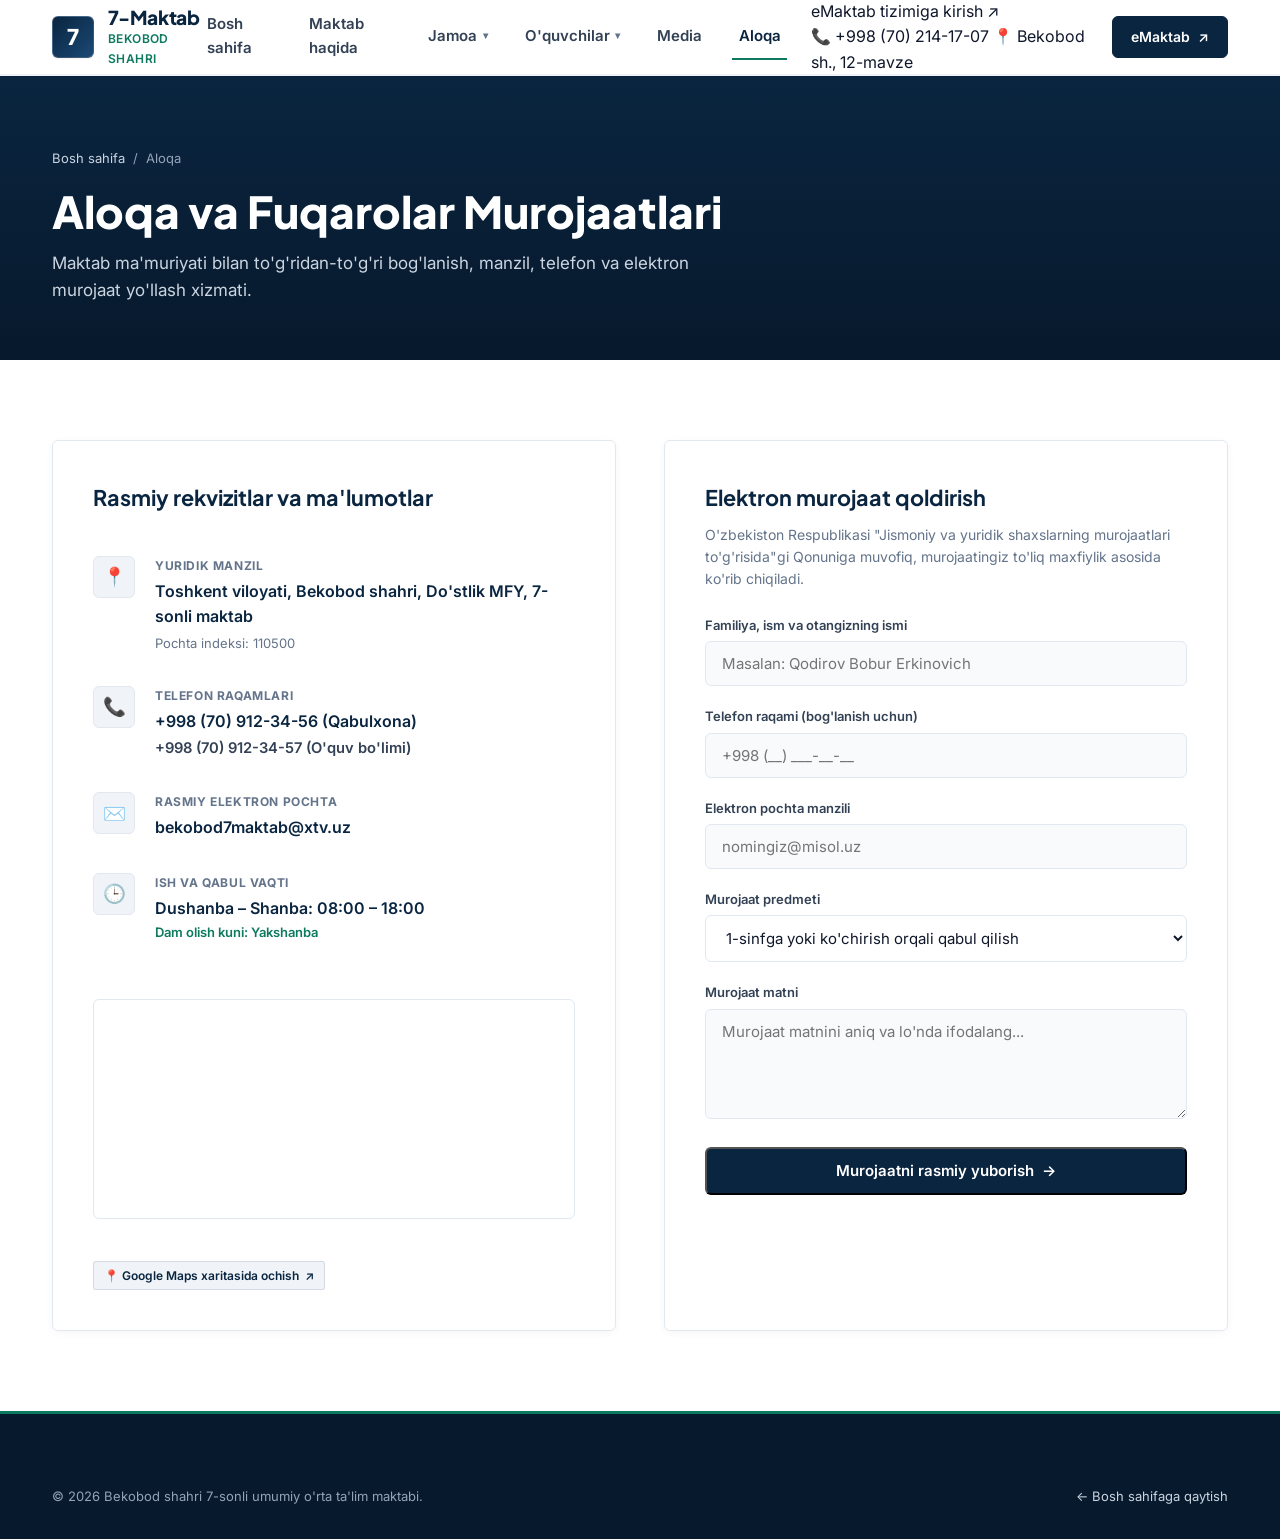
<file: aloqa.html>
<!DOCTYPE html>
<html lang="uz">
<head>
  <meta charset="UTF-8">
  <meta name="viewport" content="width=device-width, initial-scale=1.0">
  <meta name="description" content="Bekobod shahri 7-sonli umumiy o'rta ta'lim maktabi aloqa ma'lumotlari, fuqarolar qabuli, ishonch telefoni va elektron murojaat yo'llash.">
  <title>Aloqa va Fuqarolar Qabuli | 7-Maktab Bekobod Rasmiy Portali</title>

  <link rel="icon" href="data:image/svg+xml,<svg xmlns=%22http://www.w3.org/2000/svg%22 viewBox=%220 0 100 100%22><text y=%22.9em%22 font-size=%2290%22>🏛️</text></svg>">
  <link rel="preconnect" href="https://fonts.googleapis.com">
  <link rel="preconnect" href="https://fonts.gstatic.com" crossorigin>
  <link href="https://fonts.googleapis.com/css2?family=Inter:wght@400;500;600;700;800&family=Plus+Jakarta+Sans:wght@600;700;800&display=swap" rel="stylesheet">
  <link rel="stylesheet" href="css/style.css">
  <link rel="stylesheet" href="css/responsive.css">
</head>
<body>

  <!-- Header -->
  <header class="site-header" id="header">
    <div class="site-container header-inner">
      <a href="index.html" class="brand-box" aria-label="Bosh sahifa">
        <div class="school-logo-badge">7</div>
        <div class="brand-text">
          <span class="brand-main">7-Maktab</span>
          <span class="brand-sub">Bekobod shahri</span>
        </div>
      </a>

      <nav class="nav-menu" id="navMenu">
        <div class="nav-item">
          <a href="index.html" class="nav-link">Bosh sahifa</a>
        </div>
        <div class="nav-item">
          <a href="haqida.html" class="nav-link">Maktab haqida</a>
        </div>
        <div class="nav-item dropdown">
          <a href="rahbariyat.html" class="nav-link has-dropdown">
            <span>Jamoa</span>
            <span class="nav-chevron">&#9662;</span>
          </a>
          <div class="nav-dropdown">
            <a href="rahbariyat.html" class="dropdown-link">
              <span>Rahbariyat</span>
              <span>&rarr;</span>
            </a>
            <a href="oqituvchilar.html" class="dropdown-link">
              <span>O'qituvchilar</span>
              <span>&rarr;</span>
            </a>
          </div>
        </div>
        <div class="nav-item dropdown">
          <a href="oquvchilar.html" class="nav-link has-dropdown">
            <span>O'quvchilar</span>
            <span class="nav-chevron">&#9662;</span>
          </a>
          <div class="nav-dropdown">
            <a href="oquvchilar.html" class="dropdown-link">
              <span>Iqtidorli o'quvchilar</span>
              <span>&rarr;</span>
            </a>
            <a href="oquvchilar.html#yutuqlar" class="dropdown-link">
              <span>Yutuqlar</span>
              <span>&rarr;</span>
            </a>
            <a href="oquvchilar.html#tadbirlar" class="dropdown-link">
              <span>Tadbirlar</span>
              <span>&rarr;</span>
            </a>
          </div>
        </div>
        <div class="nav-item">
          <a href="galereya.html" class="nav-link">Media</a>
        </div>
        <div class="nav-item">
          <a href="aloqa.html" class="nav-link active">Aloqa</a>
        </div>
      </nav>

      <div class="header-actions">
        <a href="https://emaktab.uz" target="_blank" rel="noopener noreferrer" class="btn-emaktab-gov">
          <span>eMaktab</span>
          <span>&#8599;</span>
        </a>
        <button class="mobile-toggle" id="mobileBurger" aria-label="Menyu" aria-expanded="false">
          <span></span><span></span><span></span>
        </button>
      </div>
    </div>
  </header>

  <main>
    <section class="page-banner">
      <div class="site-container">
        <div class="page-breadcrumb">
          <a href="index.html">Bosh sahifa</a>
          <span>/</span>
          <span>Aloqa</span>
        </div>
        <h1 class="page-title">Aloqa va Fuqarolar Murojaatlari</h1>
        <p class="page-subtitle">Maktab ma'muriyati bilan to'g'ridan-to'g'ri bog'lanish, manzil, telefon va elektron murojaat yo'llash xizmati.</p>
      </div>
    </section>

    <section class="site-section">
      <div class="site-container">
        <div class="contact-grid">
          <!-- Info -->
          <div class="contact-info-card">
            <h2 style="font-family: var(--font-heading); font-size: 1.35rem; color: var(--color-gov-blue); margin-bottom: 0.5rem;">
              Rasmiy rekvizitlar va ma'lumotlar
            </h2>

            <div class="contact-entry">
              <div class="contact-entry-icon">📍</div>
              <div>
                <div class="contact-entry-label">Yuridik manzil</div>
                <div class="contact-entry-val">Toshkent viloyati, Bekobod shahri, Do'stlik MFY, 7-sonli maktab</div>
                <div style="font-size: 0.8125rem; color: var(--color-text-muted); margin-top: 0.2rem;">Pochta indeksi: 110500</div>
              </div>
            </div>

            <div class="contact-entry">
              <div class="contact-entry-icon">📞</div>
              <div>
                <div class="contact-entry-label">Telefon raqamlari</div>
                <div class="contact-entry-val">
                  <a href="tel:+998709123456">+998 (70) 912-34-56 (Qabulxona)</a><br>
                  <a href="tel:+998709123457" style="font-size: 0.92rem; color: var(--color-text-secondary);">+998 (70) 912-34-57 (O'quv bo'limi)</a>
                </div>
              </div>
            </div>

            <div class="contact-entry">
              <div class="contact-entry-icon">✉️</div>
              <div>
                <div class="contact-entry-label">Rasmiy elektron pochta</div>
                <div class="contact-entry-val">
                  <a href="mailto:bekobod7maktab@xtv.uz">bekobod7maktab@xtv.uz</a>
                </div>
              </div>
            </div>

            <div class="contact-entry">
              <div class="contact-entry-icon">🕒</div>
              <div>
                <div class="contact-entry-label">Ish va qabul vaqti</div>
                <div class="contact-entry-val">Dushanba – Shanba: 08:00 – 18:00</div>
                <div style="font-size: 0.8125rem; color: var(--color-gov-green); font-weight: 600;">Dam olish kuni: Yakshanba</div>
              </div>
            </div>

            <div class="gov-map-box">
              <iframe 
                title="Bekobod 7-maktab xaritadagi aniq joylashuvi"
                src="https://www.google.com/maps/embed?pb=!1m18!1m12!1m3!1d944.9587992587831!2d69.25390975265968!3d40.22954232895962!2m3!1f0!2f0!3f0!3m2!1i1024!2i768!4f13.1!3m3!1m2!1s0x38b1964361555555%3A0x6b8908aa145063c1!2z0YjQutC-0LvQsCDihJY3!5e1!3m2!1sru!2s!4v1788788352293!5m2!1sru!2s" 
                style="border:0; width:100%; height:100%;" 
                allowfullscreen="" 
                loading="lazy" 
                referrerpolicy="strict-origin-when-cross-origin">
              </iframe>
            </div>
            <div style="margin-top: 0.65rem;">
              <a href="https://maps.app.goo.gl/9inDaNUuJcLVV1Ww6" target="_blank" rel="noopener noreferrer" class="badge-verified" style="display: inline-flex;">
                <span>📍 Google Maps xaritasida ochish</span>
                <span>&nearr;</span>
              </a>
            </div>
          </div>

          <!-- Form -->
          <div class="contact-form-card">
            <h2 style="font-family: var(--font-heading); font-size: 1.35rem; color: var(--color-gov-blue); margin-bottom: 0.5rem;">
              Elektron murojaat qoldirish
            </h2>
            <p style="font-size: 0.875rem; color: var(--color-text-muted); margin-bottom: 1.5rem;">
              O'zbekiston Respublikasi "Jismoniy va yuridik shaxslarning murojaatlari to'g'risida"gi Qonuniga muvofiq, murojaatingiz to'liq maxfiylik asosida ko'rib chiqiladi.
            </p>

            <form id="contactForm">
              <div class="gov-form-group">
                <label for="fName" class="gov-form-label">Familiya, ism va otangizning ismi</label>
                <input type="text" id="fName" class="gov-form-input" placeholder="Masalan: Qodirov Bobur Erkinovich" required>
              </div>

              <div class="gov-form-group">
                <label for="fPhone" class="gov-form-label">Telefon raqami (bog'lanish uchun)</label>
                <input type="tel" id="fPhone" class="gov-form-input" placeholder="+998 (__) ___-__-__" required>
              </div>

              <div class="gov-form-group">
                <label for="fEmail" class="gov-form-label">Elektron pochta manzili</label>
                <input type="email" id="fEmail" class="gov-form-input" placeholder="nomingiz@misol.uz" required>
              </div>

              <div class="gov-form-group">
                <label for="fCat" class="gov-form-label">Murojaat predmeti</label>
                <select id="fCat" class="gov-form-input" style="background-color: #fff;">
                  <option value="qabul">1-sinfga yoki ko'chirish orqali qabul qilish</option>
                  <option value="baho">O'quv jarayoni va baholar (eMaktab)</option>
                  <option value="hujjat">Ma'lumotnoma yoki arxiv hujjati olish</option>
                  <option value="taklif">Maktab rivojiga oid takliflar</option>
                  <option value="shikoyat">Shikoyat va arizalar</option>
                </select>
              </div>

              <div class="gov-form-group">
                <label for="fMsg" class="gov-form-label">Murojaat matni</label>
                <textarea id="fMsg" class="gov-form-textarea" placeholder="Murojaat matnini aniq va lo'nda ifodalang..." required></textarea>
              </div>

              <button type="submit" class="btn-gov-primary" style="width: 100%; justify-content: center; margin-top: 0.5rem;">
                <span>Murojaatni rasmiy yuborish</span>
                <span>&rarr;</span>
              </button>
            </form>
          </div>
        </div>
      </div>
    </section>
  </main>

  <div class="toast-notice" id="toastNotice" role="status">
    Murojaatingiz ro'yxatga olindi. Tez orada siz bilan bog'lanamiz.
  </div>

  <footer class="gov-footer">
    <div class="site-container">
      <div class="footer-bottom-bar" style="border-top: none; padding-top: 0;">
        <div>&copy; 2026 Bekobod shahri 7-sonli umumiy o'rta ta'lim maktabi.</div>
        <a href="index.html" style="color: #cbd5e1;">&larr; Bosh sahifaga qaytish</a>
      </div>
    </div>
  </footer>

  <script src="js/main.js"></script>
</body>
</html>
</file>
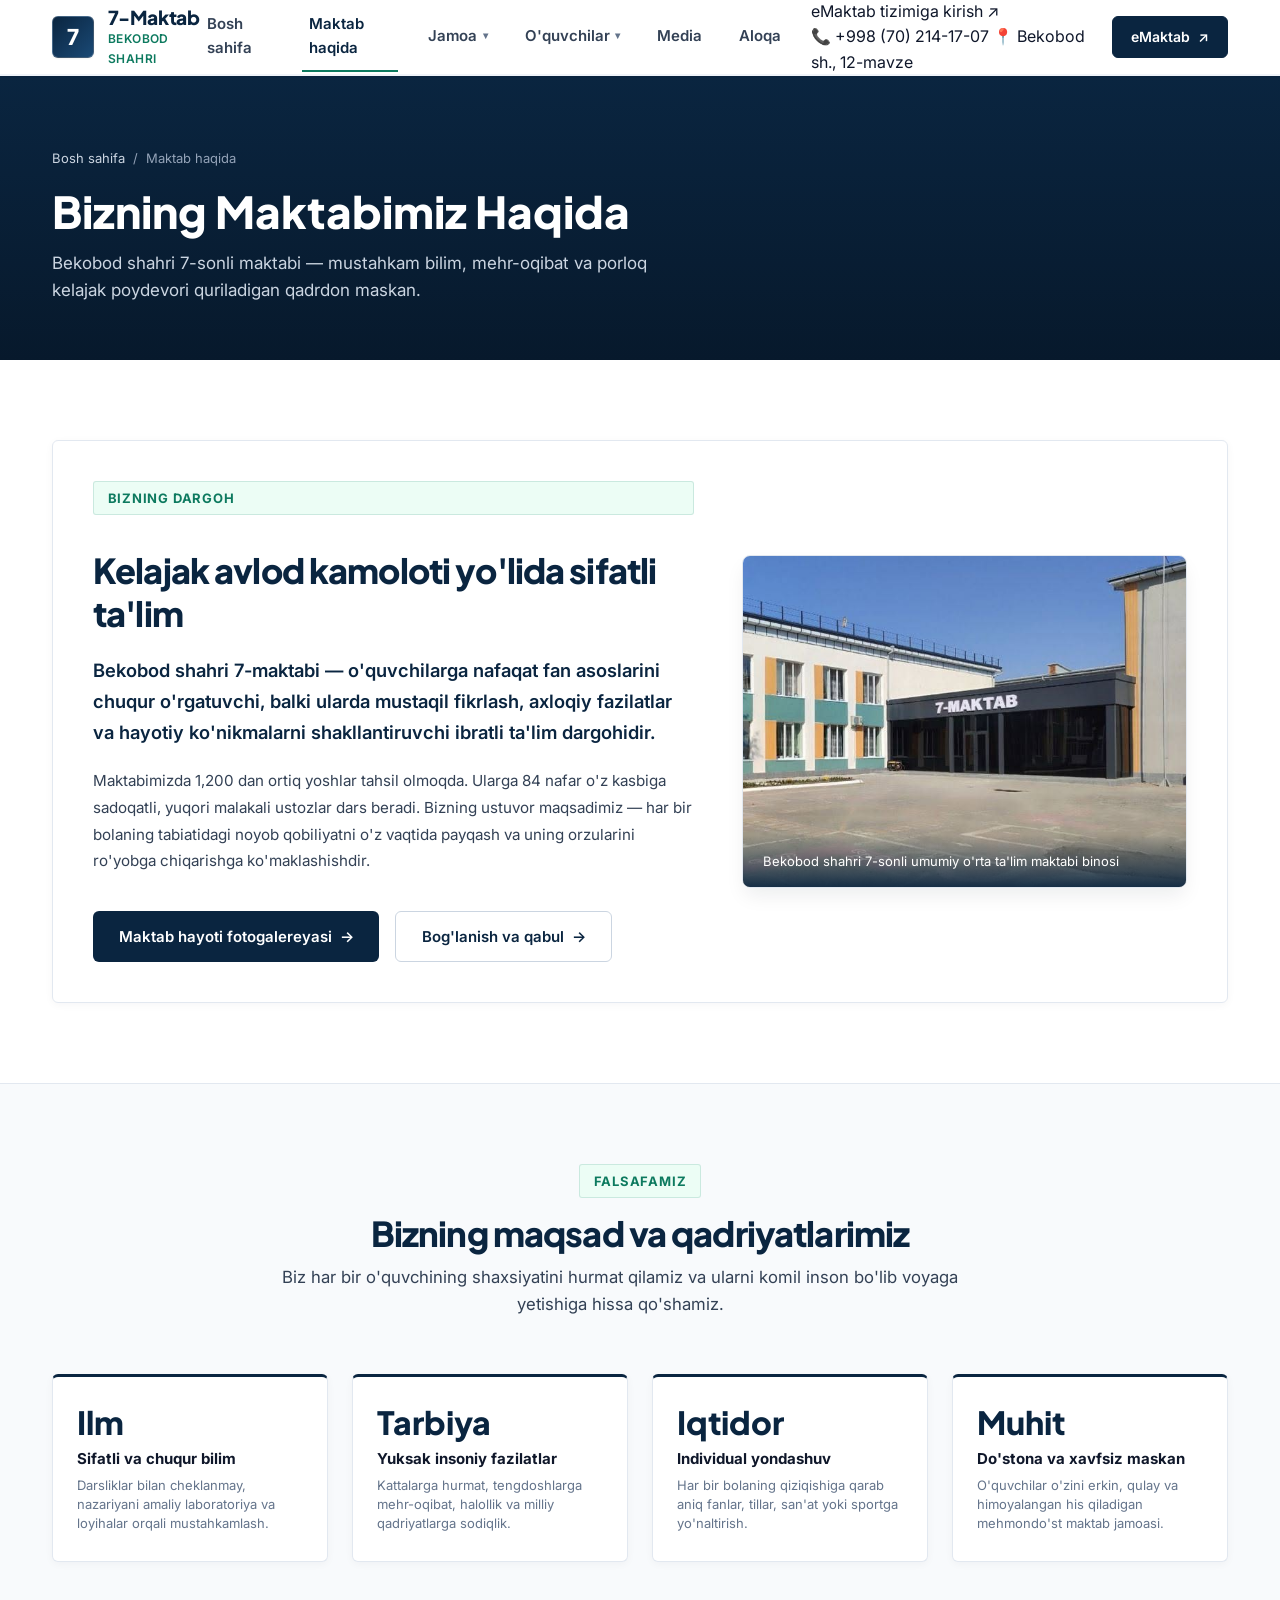
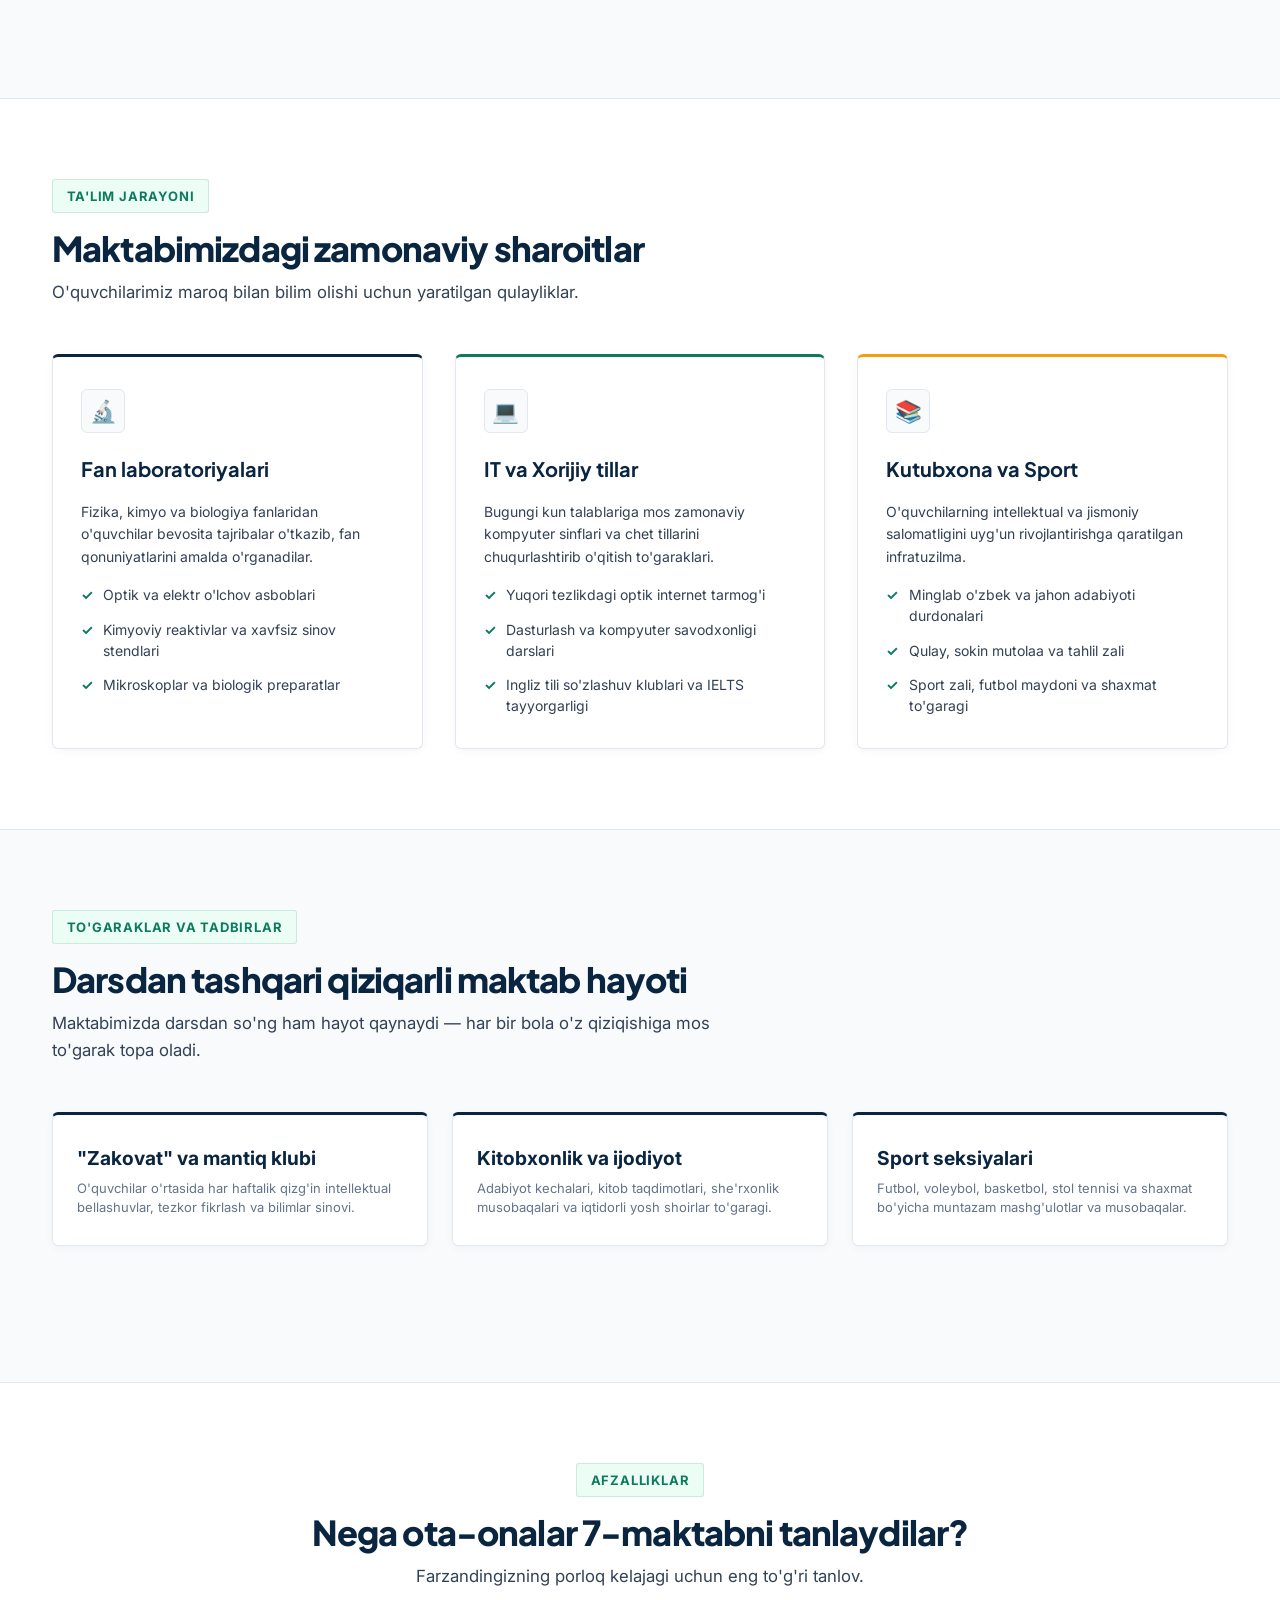
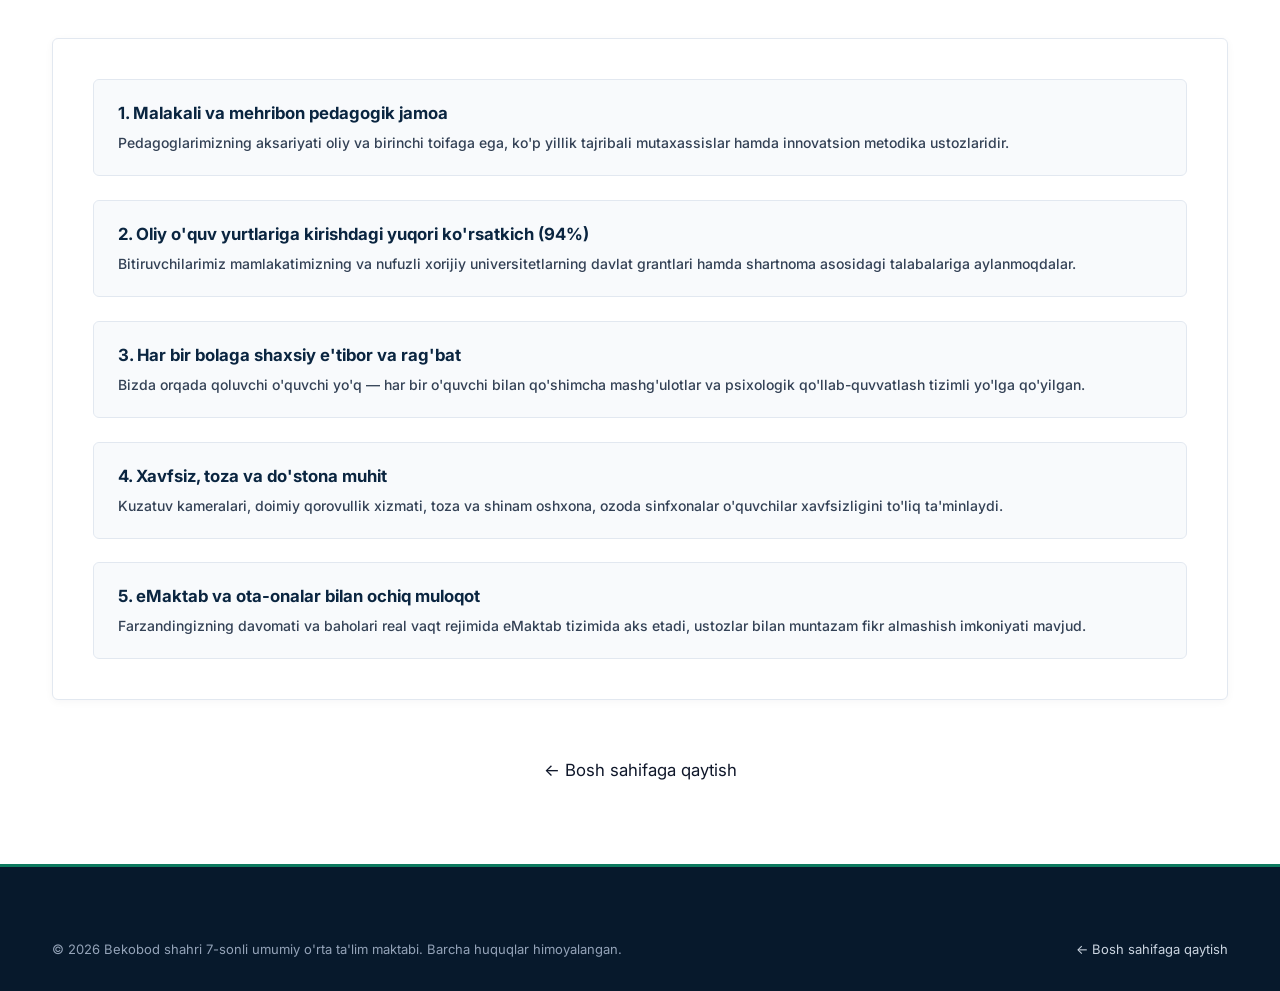
<file: haqida.html>
<!DOCTYPE html>
<html lang="uz">
<head>
  <meta charset="UTF-8">
  <meta name="viewport" content="width=device-width, initial-scale=1.0">
  <meta name="description" content="Bekobod shahri 7-sonli umumiy o'rta ta'lim maktabi haqida. Maktabimiz missiyasi, ta'lim qadriyatlari, zamonaviy sharoitlar va o'quvchilar hayoti.">
  <title>Maktab haqida | 7-Maktab Bekobod</title>

  <link rel="icon" href="data:image/svg+xml,<svg xmlns=%22http://www.w3.org/2000/svg%22 viewBox=%220 0 100 100%22><text y=%22.9em%22 font-size=%2290%22>🏛️</text></svg>">
  <link rel="preconnect" href="https://fonts.googleapis.com">
  <link rel="preconnect" href="https://fonts.gstatic.com" crossorigin>
  <link href="https://fonts.googleapis.com/css2?family=Inter:wght@400;500;600;700;800&family=Plus+Jakarta+Sans:wght@600;700;800&display=swap" rel="stylesheet">
  <link rel="stylesheet" href="css/style.css">
  <link rel="stylesheet" href="css/responsive.css">
</head>
<body>

  <!-- Header -->
  <header class="site-header" id="header">
    <div class="site-container header-inner">
      <!-- Logo -->
      <a href="index.html" class="brand-box" aria-label="Bosh sahifa">
        <div class="school-logo-badge">7</div>
        <div class="brand-text">
          <span class="brand-main">7-Maktab</span>
          <span class="brand-sub">Bekobod shahri</span>
        </div>
      </a>

      <!-- Navigation -->
      <nav class="nav-menu" id="navMenu">
        <div class="nav-item">
          <a href="index.html" class="nav-link">Bosh sahifa</a>
        </div>
        <div class="nav-item">
          <a href="haqida.html" class="nav-link active">Maktab haqida</a>
        </div>
        <div class="nav-item dropdown">
          <a href="rahbariyat.html" class="nav-link has-dropdown">
            <span>Jamoa</span>
            <span class="nav-chevron">&#9662;</span>
          </a>
          <div class="nav-dropdown">
            <a href="rahbariyat.html" class="dropdown-link">
              <span>Rahbariyat</span>
              <span>&rarr;</span>
            </a>
            <a href="oqituvchilar.html" class="dropdown-link">
              <span>O'qituvchilar</span>
              <span>&rarr;</span>
            </a>
          </div>
        </div>
        <div class="nav-item dropdown">
          <a href="oquvchilar.html" class="nav-link has-dropdown">
            <span>O'quvchilar</span>
            <span class="nav-chevron">&#9662;</span>
          </a>
          <div class="nav-dropdown">
            <a href="oquvchilar.html" class="dropdown-link">
              <span>Iqtidorli o'quvchilar</span>
              <span>&rarr;</span>
            </a>
            <a href="oquvchilar.html#yutuqlar" class="dropdown-link">
              <span>Yutuqlar</span>
              <span>&rarr;</span>
            </a>
            <a href="oquvchilar.html#tadbirlar" class="dropdown-link">
              <span>Tadbirlar</span>
              <span>&rarr;</span>
            </a>
          </div>
        </div>
        <div class="nav-item">
          <a href="galereya.html" class="nav-link">Media</a>
        </div>
        <div class="nav-item">
          <a href="aloqa.html" class="nav-link">Aloqa</a>
        </div>
      </nav>

      <div class="header-actions">
        <a href="https://emaktab.uz" target="_blank" rel="noopener noreferrer" class="btn-emaktab-gov">
          <span>eMaktab</span>
          <span>&#8599;</span>
        </a>
        <button class="mobile-toggle" id="mobileBurger" aria-label="Menyu" aria-expanded="false">
          <span></span><span></span><span></span>
        </button>
      </div>
    </div>
  </header>

  <main>
    <!-- Page Banner -->
    <section class="page-banner">
      <div class="site-container">
        <div class="page-breadcrumb">
          <a href="index.html">Bosh sahifa</a>
          <span>/</span>
          <span>Maktab haqida</span>
        </div>
        <h1 class="page-title">Bizning Maktabimiz Haqida</h1>
        <p class="page-subtitle">Bekobod shahri 7-sonli maktabi — mustahkam bilim, mehr-oqibat va porloq kelajak poydevori quriladigan qadrdon maskan.</p>
      </div>
    </section>

    <!-- 1. Maktab bilan tanishuv (Kirish & Bino rasmi) -->
    <section class="site-section">
      <div class="site-container">
        <div class="about-overview-grid" style="grid-template-columns: 1.15fr 0.85fr; align-items: center; gap: 3rem;">
          <div class="about-text-col">
            <span class="section-tag">Bizning dargoh</span>
            <h2 class="section-title">Kelajak avlod kamoloti yo'lida sifatli ta'lim</h2>
            <p class="about-text-lead">
              Bekobod shahri 7-maktabi — o'quvchilarga nafaqat fan asoslarini chuqur o'rgatuvchi, balki ularda mustaqil fikrlash, axloqiy fazilatlar va hayotiy ko'nikmalarni shakllantiruvchi ibratli ta'lim dargohidir.
            </p>
            <p class="about-text-body">
              Maktabimizda 1,200 dan ortiq yoshlar tahsil olmoqda. Ularga 84 nafar o'z kasbiga sadoqatli, yuqori malakali ustozlar dars beradi. Bizning ustuvor maqsadimiz — har bir bolaning tabiatidagi noyob qobiliyatni o'z vaqtida payqash va uning orzularini ro'yobga chiqarishga ko'maklashishdir.
            </p>
            <div style="display: flex; gap: 1rem; margin-top: 1rem; flex-wrap: wrap;">
              <a href="galereya.html" class="btn-gov-primary">
                <span>Maktab hayoti fotogalereyasi</span>
                <span>&rarr;</span>
              </a>
              <a href="aloqa.html" class="btn-gov-secondary">
                <span>Bog'lanish va qabul</span>
                <span>&rarr;</span>
              </a>
            </div>
          </div>

          <!-- Bino surati -->
          <div class="hero-photo-panel" style="aspect-ratio: 4 / 3;">
            <img 
              src="rasmlar/475509366_122138280656498253_2559412016377025080_n.jpg" 
              alt="Bekobod shahri 7-maktab binosi"
            >
            <div class="hero-photo-caption">
              Bekobod shahri 7-sonli umumiy o'rta ta'lim maktabi binosi
            </div>
          </div>
        </div>
      </div>
    </section>

    <!-- 2. Maktab Missiyasi va Qadriyatlari -->
    <section class="site-section bg-subtle border-top">
      <div class="site-container">
        <div class="section-header" style="text-align: center; max-width: 720px; margin: 0 auto 3.5rem auto;">
          <span class="section-tag">Falsafamiz</span>
          <h2 class="section-title">Bizning maqsad va qadriyatlarimiz</h2>
          <p class="section-desc">Biz har bir o'quvchining shaxsiyatini hurmat qilamiz va ularni komil inson bo'lib voyaga yetishiga hissa qo'shamiz.</p>
        </div>

        <div class="stats-grid" style="grid-template-columns: repeat(4, 1fr);">
          <div class="stat-card">
            <div class="stat-number" style="font-size: 2rem;">Ilm</div>
            <div class="stat-label">Sifatli va chuqur bilim</div>
            <p class="stat-desc">Darsliklar bilan cheklanmay, nazariyani amaliy laboratoriya va loyihalar orqali mustahkamlash.</p>
          </div>

          <div class="stat-card">
            <div class="stat-number" style="font-size: 2rem;">Tarbiya</div>
            <div class="stat-label">Yuksak insoniy fazilatlar</div>
            <p class="stat-desc">Kattalarga hurmat, tengdoshlarga mehr-oqibat, halollik va milliy qadriyatlarga sodiqlik.</p>
          </div>

          <div class="stat-card">
            <div class="stat-number" style="font-size: 2rem;">Iqtidor</div>
            <div class="stat-label">Individual yondashuv</div>
            <p class="stat-desc">Har bir bolaning qiziqishiga qarab aniq fanlar, tillar, san'at yoki sportga yo'naltirish.</p>
          </div>

          <div class="stat-card">
            <div class="stat-number" style="font-size: 2rem;">Muhit</div>
            <div class="stat-label">Do'stona va xavfsiz maskan</div>
            <p class="stat-desc">O'quvchilar o'zini erkin, qulay va himoyalangan his qiladigan mehmondo'st maktab jamoasi.</p>
          </div>
        </div>
      </div>
    </section>

    <!-- 3. Ta'lim Yo'nalishlari va Maktab Sharoitlari -->
    <section class="site-section border-top">
      <div class="site-container">
        <div class="section-header">
          <span class="section-tag">Ta'lim jarayoni</span>
          <h2 class="section-title">Maktabimizdagi zamonaviy sharoitlar</h2>
          <p class="section-desc">O'quvchilarimiz maroq bilan bilim olishi uchun yaratilgan qulayliklar.</p>
        </div>

        <div class="achievements-tabs-grid">
          <!-- Aniq va tabiiy fanlar -->
          <div class="achievement-block">
            <div class="achieve-icon">🔬</div>
            <h3 class="achieve-category-title">Fan laboratoriyalari</h3>
            <p style="font-size: 0.875rem; color: var(--color-text-secondary); margin-bottom: 1rem; line-height: 1.6;">
              Fizika, kimyo va biologiya fanlaridan o'quvchilar bevosita tajribalar o'tkazib, fan qonuniyatlarini amalda o'rganadilar.
            </p>
            <div class="achieve-bullets-list">
              <div class="achieve-bullet-item">
                <span class="achieve-check">✓</span>
                <span>Optik va elektr o'lchov asboblari</span>
              </div>
              <div class="achieve-bullet-item">
                <span class="achieve-check">✓</span>
                <span>Kimyoviy reaktivlar va xavfsiz sinov stendlari</span>
              </div>
              <div class="achieve-bullet-item">
                <span class="achieve-check">✓</span>
                <span>Mikroskoplar va biologik preparatlar</span>
              </div>
            </div>
          </div>

          <!-- IT va Xorijiy tillar -->
          <div class="achievement-block teacher-achieve">
            <div class="achieve-icon">💻</div>
            <h3 class="achieve-category-title">IT va Xorijiy tillar</h3>
            <p style="font-size: 0.875rem; color: var(--color-text-secondary); margin-bottom: 1rem; line-height: 1.6;">
              Bugungi kun talablariga mos zamonaviy kompyuter sinflari va chet tillarini chuqurlashtirib o'qitish to'garaklari.
            </p>
            <div class="achieve-bullets-list">
              <div class="achieve-bullet-item">
                <span class="achieve-check">✓</span>
                <span>Yuqori tezlikdagi optik internet tarmog'i</span>
              </div>
              <div class="achieve-bullet-item">
                <span class="achieve-check">✓</span>
                <span>Dasturlash va kompyuter savodxonligi darslari</span>
              </div>
              <div class="achieve-bullet-item">
                <span class="achieve-check">✓</span>
                <span>Ingliz tili so'zlashuv klublari va IELTS tayyorgarligi</span>
              </div>
            </div>
          </div>

          <!-- Kutubxona va Sport -->
          <div class="achievement-block olympiad-achieve">
            <div class="achieve-icon">📚</div>
            <h3 class="achieve-category-title">Kutubxona va Sport</h3>
            <p style="font-size: 0.875rem; color: var(--color-text-secondary); margin-bottom: 1rem; line-height: 1.6;">
              O'quvchilarning intellektual va jismoniy salomatligini uyg'un rivojlantirishga qaratilgan infratuzilma.
            </p>
            <div class="achieve-bullets-list">
              <div class="achieve-bullet-item">
                <span class="achieve-check">✓</span>
                <span>Minglab o'zbek va jahon adabiyoti durdonalari</span>
              </div>
              <div class="achieve-bullet-item">
                <span class="achieve-check">✓</span>
                <span>Qulay, sokin mutolaa va tahlil zali</span>
              </div>
              <div class="achieve-bullet-item">
                <span class="achieve-check">✓</span>
                <span>Sport zali, futbol maydoni va shaxmat to'garagi</span>
              </div>
            </div>
          </div>
        </div>
      </div>
    </section>

    <!-- 4. Darsdan Tashqari Maktab Hayoti -->
    <section class="site-section bg-subtle border-top">
      <div class="site-container">
        <div class="section-header">
          <span class="section-tag">To'garaklar va tadbirlar</span>
          <h2 class="section-title">Darsdan tashqari qiziqarli maktab hayoti</h2>
          <p class="section-desc">Maktabimizda darsdan so'ng ham hayot qaynaydi — har bir bola o'z qiziqishiga mos to'garak topa oladi.</p>
        </div>

        <div class="stats-grid" style="grid-template-columns: repeat(3, 1fr);">
          <div class="stat-card">
            <div class="stat-label" style="font-size: 1.2rem; color: var(--color-gov-blue);">"Zakovat" va mantiq klubi</div>
            <p class="stat-desc">O'quvchilar o'rtasida har haftalik qizg'in intellektual bellashuvlar, tezkor fikrlash va bilimlar sinovi.</p>
          </div>

          <div class="stat-card">
            <div class="stat-label" style="font-size: 1.2rem; color: var(--color-gov-blue);">Kitobxonlik va ijodiyot</div>
            <p class="stat-desc">Adabiyot kechalari, kitob taqdimotlari, she'rxonlik musobaqalari va iqtidorli yosh shoirlar to'garagi.</p>
          </div>

          <div class="stat-card">
            <div class="stat-label" style="font-size: 1.2rem; color: var(--color-gov-blue);">Sport seksiyalari</div>
            <p class="stat-desc">Futbol, voleybol, basketbol, stol tennisi va shaxmat bo'yicha muntazam mashg'ulotlar va musobaqalar.</p>
          </div>
        </div>
      </div>
    </section>

    <!-- 5. Nega aynan 7-maktab? -->
    <section class="site-section border-top">
      <div class="site-container">
        <div class="section-header" style="text-align: center; max-width: 680px; margin: 0 auto 3rem auto;">
          <span class="section-tag">Afzalliklar</span>
          <h2 class="section-title">Nega ota-onalar 7-maktabni tanlaydilar?</h2>
          <p class="section-desc">Farzandingizning porloq kelajagi uchun eng to'g'ri tanlov.</p>
        </div>

        <div class="about-overview-grid" style="grid-template-columns: 1fr;">
          <div class="about-text-col" style="gap: 1.5rem;">
            <div class="doc-item" style="padding: 1.25rem 1.5rem;">
              <div>
                <strong style="font-size: 1.05rem; color: var(--color-gov-blue);">1. Malakali va mehribon pedagogik jamoa</strong>
                <p style="font-size: 0.875rem; color: var(--color-text-secondary); margin-top: 0.35rem;">
                  Pedagoglarimizning aksariyati oliy va birinchi toifaga ega, ko'p yillik tajribali mutaxassislar hamda innovatsion metodika ustozlaridir.
                </p>
              </div>
            </div>

            <div class="doc-item" style="padding: 1.25rem 1.5rem;">
              <div>
                <strong style="font-size: 1.05rem; color: var(--color-gov-blue);">2. Oliy o'quv yurtlariga kirishdagi yuqori ko'rsatkich (94%)</strong>
                <p style="font-size: 0.875rem; color: var(--color-text-secondary); margin-top: 0.35rem;">
                  Bitiruvchilarimiz mamlakatimizning va nufuzli xorijiy universitetlarning davlat grantlari hamda shartnoma asosidagi talabalariga aylanmoqdalar.
                </p>
              </div>
            </div>

            <div class="doc-item" style="padding: 1.25rem 1.5rem;">
              <div>
                <strong style="font-size: 1.05rem; color: var(--color-gov-blue);">3. Har bir bolaga shaxsiy e'tibor va rag'bat</strong>
                <p style="font-size: 0.875rem; color: var(--color-text-secondary); margin-top: 0.35rem;">
                  Bizda orqada qoluvchi o'quvchi yo'q — har bir o'quvchi bilan qo'shimcha mashg'ulotlar va psixologik qo'llab-quvvatlash tizimli yo'lga qo'yilgan.
                </p>
              </div>
            </div>

            <div class="doc-item" style="padding: 1.25rem 1.5rem;">
              <div>
                <strong style="font-size: 1.05rem; color: var(--color-gov-blue);">4. Xavfsiz, toza va do'stona muhit</strong>
                <p style="font-size: 0.875rem; color: var(--color-text-secondary); margin-top: 0.35rem;">
                  Kuzatuv kameralari, doimiy qorovullik xizmati, toza va shinam oshxona, ozoda sinfxonalar o'quvchilar xavfsizligini to'liq ta'minlaydi.
                </p>
              </div>
            </div>

            <div class="doc-item" style="padding: 1.25rem 1.5rem;">
              <div>
                <strong style="font-size: 1.05rem; color: var(--color-gov-blue);">5. eMaktab va ota-onalar bilan ochiq muloqot</strong>
                <p style="font-size: 0.875rem; color: var(--color-text-secondary); margin-top: 0.35rem;">
                  Farzandingizning davomati va baholari real vaqt rejimida eMaktab tizimida aks etadi, ustozlar bilan muntazam fikr almashish imkoniyati mavjud.
                </p>
              </div>
            </div>
          </div>
        </div>

        <div style="text-align: center; margin-top: 3.5rem;">
          <a href="index.html" class="minimal-link" style="font-size: 1.05rem;">
            <span>&larr; Bosh sahifaga qaytish</span>
          </a>
        </div>
      </div>
    </section>
  </main>

  <!-- Footer -->
  <footer class="gov-footer">
    <div class="site-container">
      <div class="footer-bottom-bar" style="border-top: none; padding-top: 0;">
        <div>&copy; 2026 Bekobod shahri 7-sonli umumiy o'rta ta'lim maktabi. Barcha huquqlar himoyalangan.</div>
        <a href="index.html" style="color: #cbd5e1;">&larr; Bosh sahifaga qaytish</a>
      </div>
    </div>
  </footer>

  <script src="js/main.js"></script>
</body>
</html>
</file>
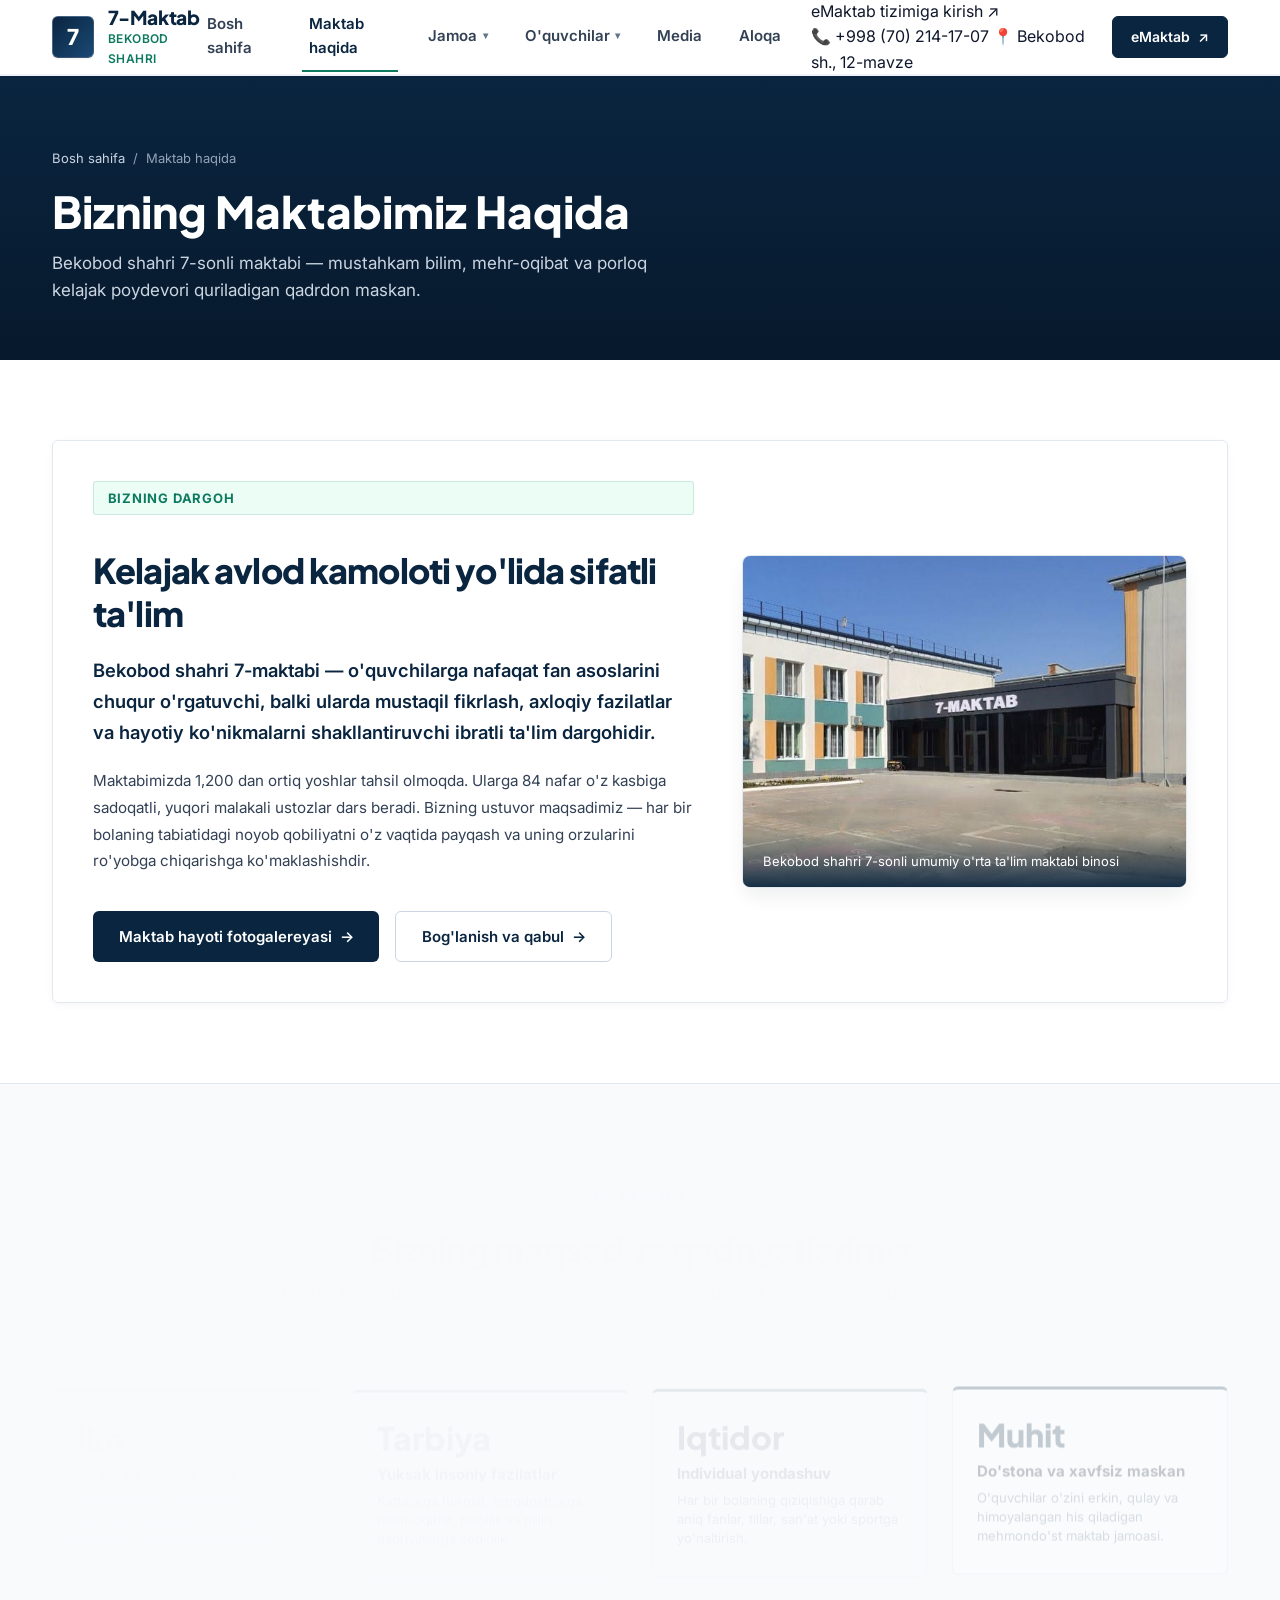
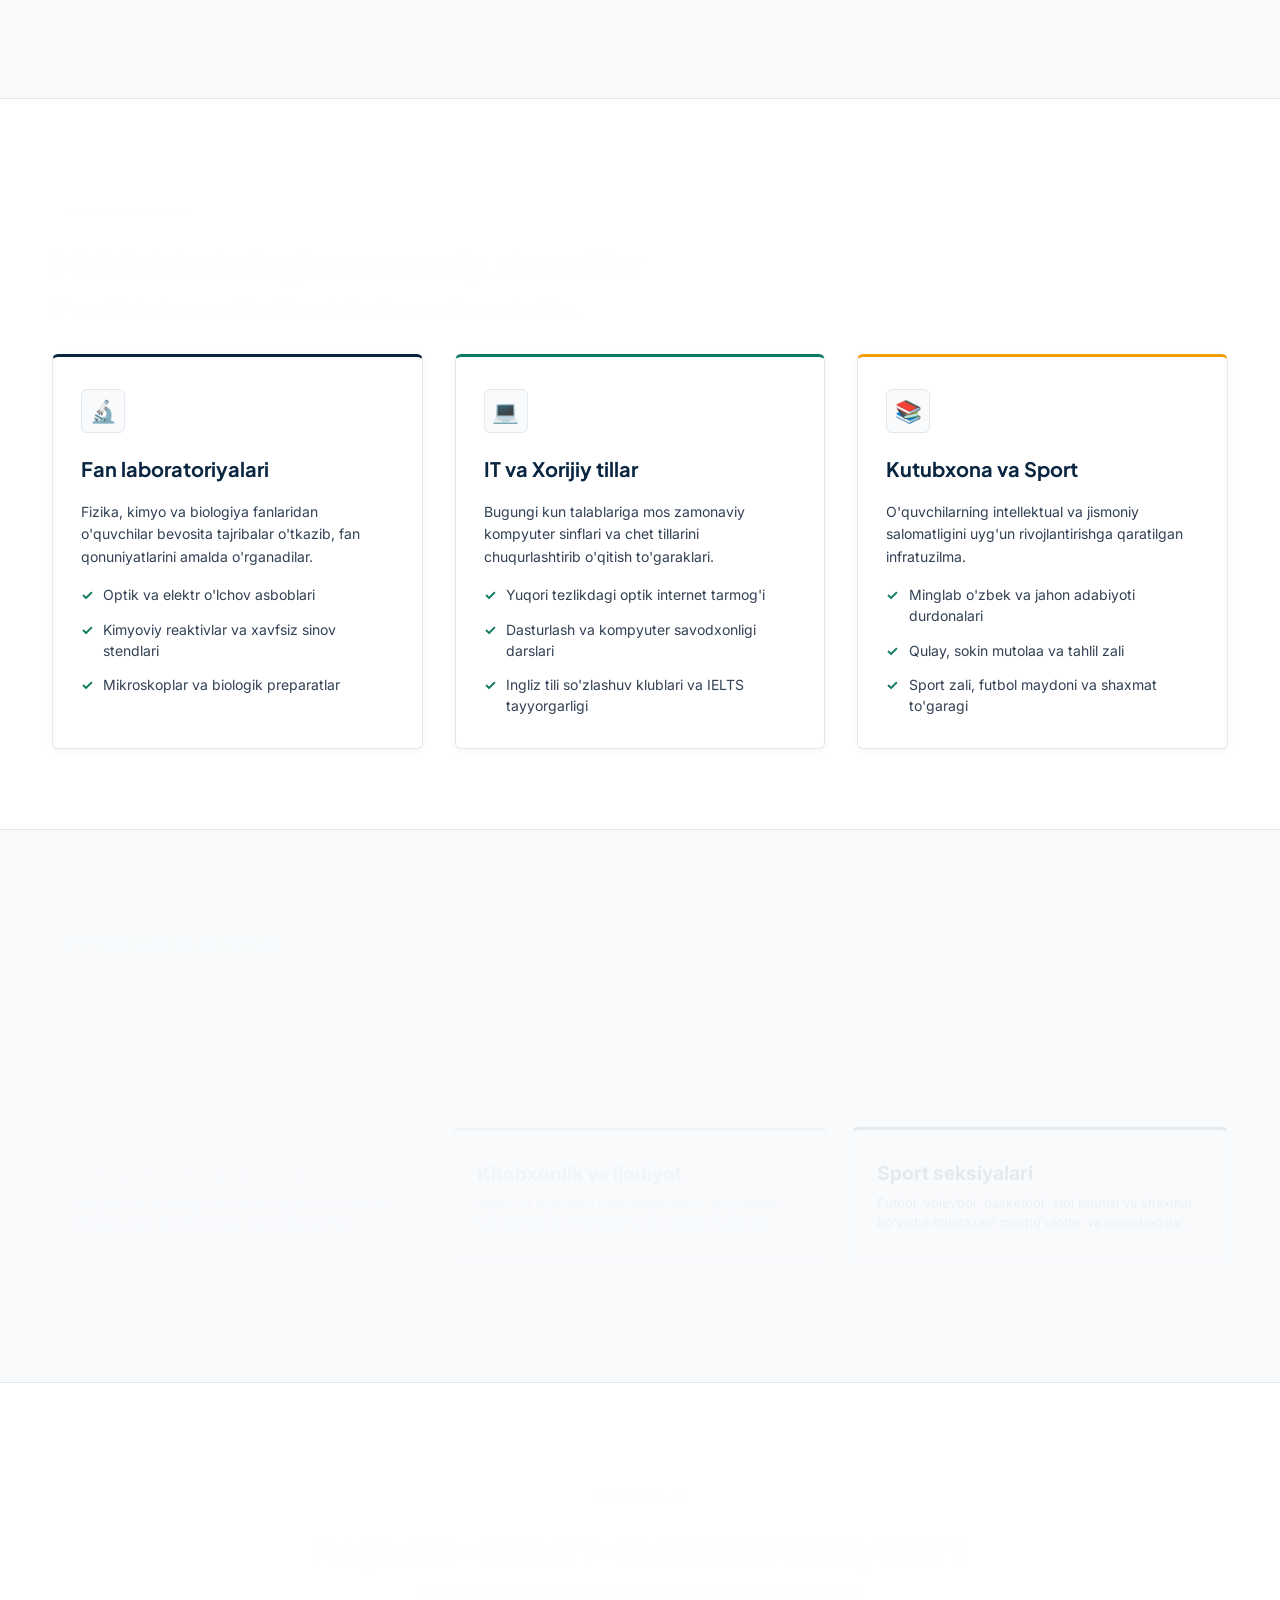
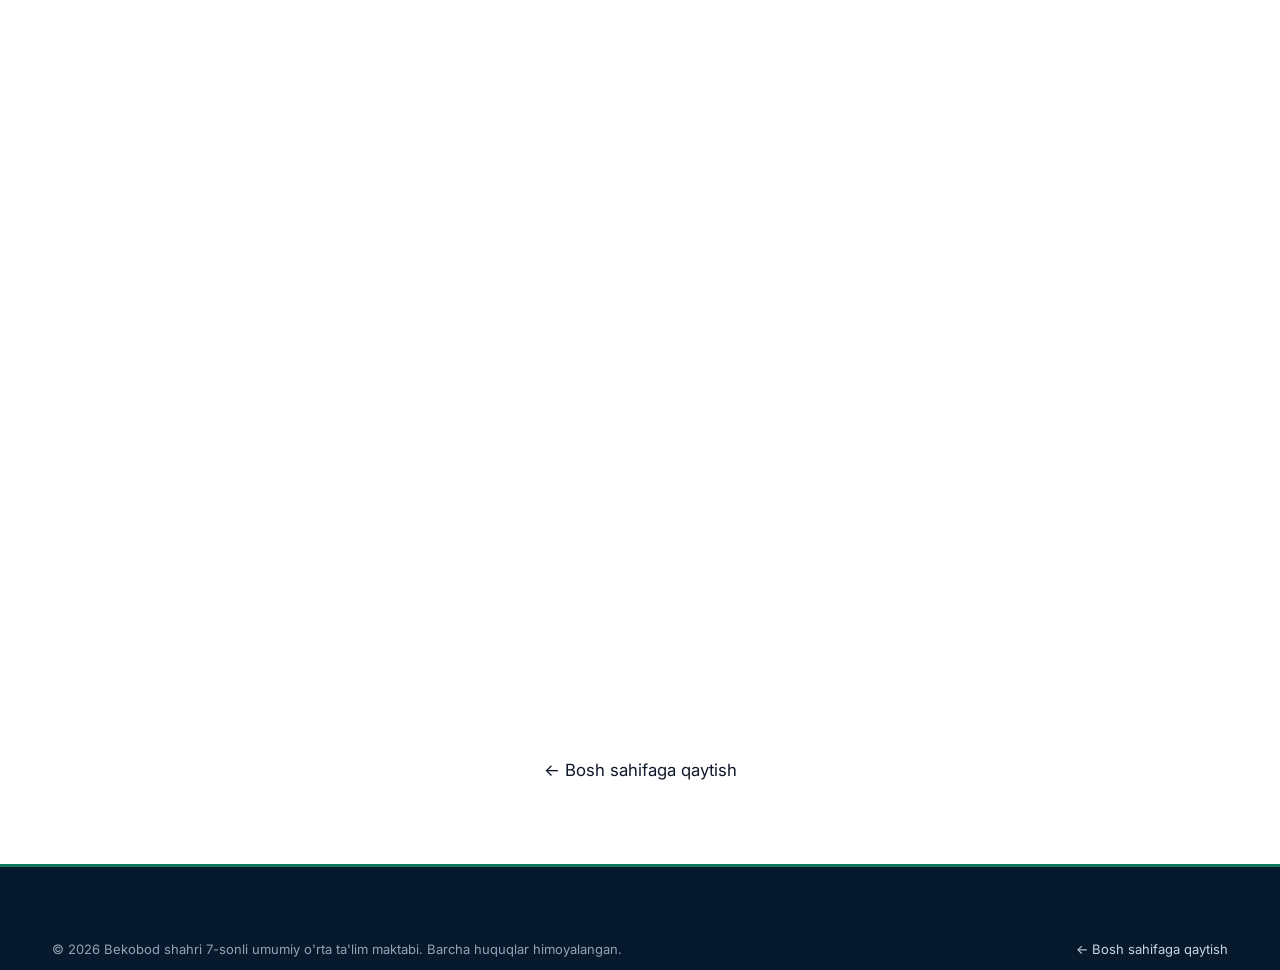
<file: tarix.html>
<!DOCTYPE html>
<html lang="uz">
<head>
  <meta charset="UTF-8">
  <meta http-equiv="refresh" content="0; url=haqida.html#tarix">
  <title>7-Maktab Tarixi | Bekobod</title>
</head>
<body>
  <p><a href="haqida.html#tarix">Maktab tarixi sahifasiga o'tish...</a></p>
</body>
</html>
</file>
<file: css/style.css>
/* ==========================================================================
   7-Maktab RASMIY PORTALI | BEKOBOD SHAHRI
   Uslub: Modern Government / Institutional (Rasmiy davlat muassasasi)
   Palitra: To'q ko'k (#0A2540, #14365D), Zumrad Yashil (#0D7A5F), Oq, Kulrang
   ========================================================================== */

/* --------------------------------------------------------------------------
   1. VARIABLES & INSTITUTIONAL THEME
   -------------------------------------------------------------------------- */
:root {
  --color-gov-blue: #0a2540;
  --color-gov-blue-dark: #07192c;
  --color-gov-blue-light: #14365d;
  --color-gov-blue-subtle: #f0f4f9;

  --color-gov-green: #0d7a5f;
  --color-gov-green-dark: #095945;
  --color-gov-green-light: #10b981;
  --color-gov-green-subtle: #ecfdf5;

  --color-bg: #ffffff;
  --color-bg-subtle: #f8fafc;
  --color-bg-muted: #f1f5f9;
  --color-bg-card: #ffffff;

  --color-text-main: #0f172a;
  --color-text-secondary: #334155;
  --color-text-muted: #64748b;
  --color-text-light: #94a3b8;

  --color-border: #e2e8f0;
  --color-border-subtle: #cbd5e1;

  --font-sans: 'Inter', -apple-system, BlinkMacSystemFont, 'Segoe UI', Roboto, sans-serif;
  --font-heading: 'Plus Jakarta Sans', 'Inter', -apple-system, sans-serif;

  --container-max: 1240px;
  --radius-xs: 3px;
  --radius-sm: 6px;
  --radius-md: 8px;
  --radius-lg: 12px;
  --radius-pill: 9999px;

  --shadow-sm: 0 1px 2px 0 rgba(0, 0, 0, 0.05);
  --shadow-md: 0 4px 6px -1px rgba(0, 0, 0, 0.07), 0 2px 4px -2px rgba(0, 0, 0, 0.05);
  --shadow-card: 0 2px 8px rgba(15, 23, 42, 0.04);
  --shadow-hover: 0 10px 20px -3px rgba(15, 23, 42, 0.08);

  --transition: all 0.2s ease-in-out;
  --header-height: 76px;
}

/* --------------------------------------------------------------------------
   2. RESET & BASE
   -------------------------------------------------------------------------- */
*, *::before, *::after {
  margin: 0;
  padding: 0;
  box-sizing: border-box;
}

html {
  scroll-behavior: smooth;
  font-size: 16px;
  background-color: var(--color-bg);
}

body {
  font-family: var(--font-sans);
  color: var(--color-text-main);
  background-color: var(--color-bg);
  line-height: 1.6;
  -webkit-font-smoothing: antialiased;
  -moz-osx-font-smoothing: grayscale;
}

a {
  color: inherit;
  text-decoration: none;
  transition: var(--transition);
}

img {
  display: block;
  width: 100%;
  height: auto;
  object-fit: cover;
}

button, input, select, textarea {
  font-family: inherit;
  font-size: inherit;
  color: inherit;
  outline: none;
}

button {
  cursor: pointer;
}

ul, ol {
  list-style: none;
}

/* Container */
.site-container {
  width: 100%;
  max-width: var(--container-max);
  margin: 0 auto;
  padding: 0 2rem;
}

.site-section {
  padding: 5rem 0;
  position: relative;
}

.site-section.bg-subtle {
  background-color: var(--color-bg-subtle);
}

.site-section.border-top {
  border-top: 1px solid var(--color-border);
}

/* Section Header (Institutional) */
.section-header {
  margin-bottom: 3rem;
}

.section-tag {
  display: inline-flex;
  align-items: center;
  gap: 0.5rem;
  font-size: 0.8125rem;
  font-weight: 700;
  color: var(--color-gov-green);
  text-transform: uppercase;
  letter-spacing: 0.06em;
  background-color: var(--color-gov-green-subtle);
  padding: 0.35rem 0.85rem;
  border-radius: var(--radius-xs);
  border: 1px solid rgba(13, 122, 95, 0.15);
  margin-bottom: 0.85rem;
}

.section-title {
  font-family: var(--font-heading);
  font-size: 2.15rem;
  font-weight: 800;
  color: var(--color-gov-blue);
  letter-spacing: -0.025em;
  line-height: 1.25;
}

.section-desc {
  font-size: 1.05rem;
  color: var(--color-text-secondary);
  max-width: 680px;
  margin-top: 0.6rem;
  line-height: 1.6;
}

/* Institutional Badges */
.badge-verified {
  display: inline-flex;
  align-items: center;
  gap: 0.35rem;
  font-size: 0.75rem;
  font-weight: 600;
  color: var(--color-gov-blue);
  background-color: var(--color-gov-blue-subtle);
  padding: 0.25rem 0.65rem;
  border-radius: var(--radius-xs);
  border: 1px solid rgba(10, 37, 64, 0.12);
}

/* --------------------------------------------------------------------------
   3. TOP GOVERNMENT BAR
   -------------------------------------------------------------------------- */
.top-gov-bar {
  background-color: var(--color-gov-blue-dark);
  color: #ffffff;
  font-size: 0.8125rem;
  border-bottom: 1px solid rgba(255, 255, 255, 0.1);
  padding: 0.45rem 0;
}

.top-gov-inner {
  display: flex;
  justify-content: space-between;
  align-items: center;
}

.gov-portal-badge {
  display: flex;
  align-items: center;
  gap: 0.6rem;
  color: #cbd5e1;
  font-weight: 500;
}

.gov-flag-icon {
  width: 16px;
  height: 12px;
  border-radius: 1px;
  background: linear-gradient(180deg, #0099b5 33.3%, #ffffff 33.3%, #ffffff 66.6%, #1eb53a 66.6%);
  display: inline-block;
}

.top-gov-links {
  display: flex;
  align-items: center;
  gap: 1.5rem;
}

.top-gov-link {
  color: #cbd5e1;
  display: inline-flex;
  align-items: center;
  gap: 0.4rem;
  font-weight: 500;
}

.top-gov-link:hover {
  color: #ffffff;
}

.gov-hotline {
  color: var(--color-gov-green-light);
  font-weight: 600;
}

/* --------------------------------------------------------------------------
   4. MAIN NAVBAR & LOGO
   -------------------------------------------------------------------------- */
.site-header {
  position: sticky;
  top: 0;
  left: 0;
  width: 100%;
  height: var(--header-height, 76px);
  background-color: #ffffff;
  border-bottom: 2px solid var(--color-gov-blue-subtle);
  box-shadow: var(--shadow-sm);
  z-index: 1000;
}

.header-inner {
  display: flex;
  align-items: center;
  justify-content: space-between;
  height: 100%;
}

/* Institutional Logo */
.brand-box {
  display: flex;
  align-items: center;
  gap: 0.85rem;
}

.top-gov-bar {
  display: none !important;
}

.school-logo-badge {
  width: 42px;
  height: 42px;
  border-radius: var(--radius-sm);
  background: linear-gradient(135deg, var(--color-gov-blue) 0%, #1a4975 100%);
  color: #ffffff;
  display: flex;
  align-items: center;
  justify-content: center;
  font-family: var(--font-heading);
  font-size: 1.35rem;
  font-weight: 800;
  flex-shrink: 0;
  box-shadow: var(--shadow-sm);
  border: 1px solid rgba(255, 255, 255, 0.2);
}

.brand-text {
  display: flex;
  flex-direction: column;
}

.brand-main {
  font-family: var(--font-heading);
  font-size: 1.2rem;
  font-weight: 800;
  color: var(--color-gov-blue);
  letter-spacing: -0.02em;
  line-height: 1.2;
}

.brand-sub {
  font-size: 0.75rem;
  font-weight: 600;
  color: var(--color-gov-green);
  text-transform: uppercase;
  letter-spacing: 0.04em;
}

/* Navigation Links */
.nav-menu {
  display: flex;
  align-items: center;
  gap: 1.5rem;
}

.nav-item {
  position: relative;
}

.nav-link {
  font-size: 0.9375rem;
  font-weight: 600;
  color: var(--color-text-secondary);
  display: flex;
  align-items: center;
  gap: 0.35rem;
  padding: 0.6rem 0.4rem;
  border-bottom: 2px solid transparent;
  transition: var(--transition);
}

.nav-link:hover,
.nav-link.active {
  color: var(--color-gov-blue);
  border-bottom-color: var(--color-gov-green);
}

.nav-chevron {
  font-size: 0.65rem;
  color: var(--color-text-muted);
  transition: transform 0.2s ease;
}

.nav-item:hover .nav-chevron {
  transform: rotate(180deg);
}

/* Dropdown */
.nav-dropdown {
  position: absolute;
  top: 100%;
  left: 0;
  min-width: 220px;
  background-color: #ffffff;
  border: 1px solid var(--color-border);
  border-top: 2px solid var(--color-gov-blue);
  border-radius: 0 0 var(--radius-sm) var(--radius-sm);
  box-shadow: var(--shadow-hover);
  padding: 0.4rem 0;
  opacity: 0;
  visibility: hidden;
  transform: translateY(6px);
  transition: opacity 0.2s ease, transform 0.2s ease, visibility 0.2s;
  z-index: 200;
}

.nav-item:hover .nav-dropdown,
.nav-dropdown.show {
  opacity: 1;
  visibility: visible;
  transform: translateY(0);
}

.dropdown-link {
  display: flex;
  align-items: center;
  justify-content: space-between;
  padding: 0.65rem 1.25rem;
  font-size: 0.875rem;
  font-weight: 500;
  color: var(--color-text-secondary);
  transition: background-color 0.15s ease, color 0.15s ease;
}

.dropdown-link:hover {
  background-color: var(--color-gov-blue-subtle);
  color: var(--color-gov-blue);
}

/* Header Buttons */
.header-actions {
  display: flex;
  align-items: center;
  gap: 0.85rem;
}

.btn-emaktab-gov {
  display: inline-flex;
  align-items: center;
  gap: 0.45rem;
  background-color: var(--color-gov-blue);
  color: #ffffff;
  padding: 0.55rem 1.15rem;
  font-size: 0.875rem;
  font-weight: 600;
  border-radius: var(--radius-sm);
  border: 1px solid var(--color-gov-blue);
  transition: var(--transition);
}

.btn-emaktab-gov:hover {
  background-color: var(--color-gov-blue-dark);
  box-shadow: var(--shadow-sm);
}

.mobile-toggle {
  display: none;
  flex-direction: column;
  justify-content: center;
  align-items: center;
  gap: 5px;
  width: 40px;
  height: 40px;
  background: transparent;
  border: 1px solid var(--color-border);
  border-radius: var(--radius-sm);
  padding: 8px;
  cursor: pointer;
  transition: var(--transition);
  -webkit-tap-highlight-color: transparent;
}

.mobile-toggle span {
  display: block;
  width: 22px;
  height: 2px;
  background-color: var(--color-gov-blue);
  border-radius: 2px;
  transition: transform 0.25s cubic-bezier(0.4, 0, 0.2, 1),
              opacity 0.2s ease,
              background-color 0.2s ease;
  transform-origin: center;
}

.nav-backdrop {
  display: none;
}

/* --------------------------------------------------------------------------
   5. HERO SECTION
   -------------------------------------------------------------------------- */
.gov-hero {
  background: linear-gradient(180deg, var(--color-gov-blue-subtle) 0%, #ffffff 100%);
  padding: 4.5rem 0 4rem 0;
  border-bottom: 1px solid var(--color-border);
}

.gov-hero-grid {
  display: grid;
  grid-template-columns: 1.15fr 0.85fr;
  gap: 3.5rem;
  align-items: center;
}

.gov-hero-badge {
  display: inline-flex;
  align-items: center;
  gap: 0.5rem;
  font-size: 0.8125rem;
  font-weight: 700;
  color: var(--color-gov-blue);
  background-color: #ffffff;
  border: 1px solid var(--color-border);
  padding: 0.35rem 0.85rem;
  border-radius: var(--radius-pill);
  margin-bottom: 1.25rem;
  box-shadow: var(--shadow-sm);
}

.gov-hero-badge .circle-marker {
  width: 8px;
  height: 8px;
  background-color: var(--color-gov-green);
  border-radius: 50%;
}

.gov-hero-title {
  font-family: var(--font-heading);
  font-size: clamp(2.2rem, 4vw, 3.4rem);
  font-weight: 800;
  color: var(--color-gov-blue);
  line-height: 1.18;
  letter-spacing: -0.03em;
  margin-bottom: 1.25rem;
}

.gov-hero-title span {
  color: var(--color-gov-green);
}

.gov-hero-lead {
  font-size: 1.125rem;
  color: var(--color-text-secondary);
  line-height: 1.7;
  margin-bottom: 2rem;
}

.gov-hero-actions {
  display: flex;
  align-items: center;
  gap: 1rem;
  margin-bottom: 2.5rem;
}

.btn-gov-primary {
  display: inline-flex;
  align-items: center;
  gap: 0.5rem;
  background-color: var(--color-gov-blue);
  color: #ffffff;
  padding: 0.8rem 1.6rem;
  font-size: 0.9375rem;
  font-weight: 600;
  border-radius: var(--radius-sm);
  transition: var(--transition);
}

.btn-gov-primary:hover {
  background-color: var(--color-gov-blue-dark);
  box-shadow: var(--shadow-md);
  transform: translateY(-2px);
}

.btn-gov-secondary {
  display: inline-flex;
  align-items: center;
  gap: 0.5rem;
  background-color: #ffffff;
  color: var(--color-gov-blue);
  border: 1px solid var(--color-border-subtle);
  padding: 0.8rem 1.6rem;
  font-size: 0.9375rem;
  font-weight: 600;
  border-radius: var(--radius-sm);
  transition: var(--transition);
}

.btn-gov-secondary:hover {
  background-color: var(--color-gov-blue-subtle);
  border-color: var(--color-gov-blue);
  transform: translateY(-2px);
}

/* Hero Key Quick Stats */
.hero-quick-stats {
  display: grid;
  grid-template-columns: repeat(3, 1fr);
  gap: 1.5rem;
  padding-top: 1.5rem;
  border-top: 1px solid var(--color-border);
}

.quick-stat-item {
  display: flex;
  flex-direction: column;
}

.quick-stat-num {
  font-family: var(--font-heading);
  font-size: 1.6rem;
  font-weight: 800;
  color: var(--color-gov-blue);
}

.quick-stat-label {
  font-size: 0.75rem;
  font-weight: 600;
  color: var(--color-text-muted);
  text-transform: uppercase;
}

/* Hero Grand Image Panel */
.hero-photo-panel {
  position: relative;
  border-radius: var(--radius-md);
  overflow: hidden;
  box-shadow: var(--shadow-hover);
  border: 1px solid var(--color-border);
  aspect-ratio: 4 / 3;
}

.hero-photo-panel img {
  width: 100%;
  height: 100%;
  object-fit: cover;
}

.hero-photo-caption {
  position: absolute;
  bottom: 0;
  left: 0;
  right: 0;
  padding: 1rem 1.25rem;
  background: linear-gradient(180deg, transparent 0%, rgba(10, 37, 64, 0.92) 100%);
  color: #ffffff;
  font-size: 0.8125rem;
}

/* --------------------------------------------------------------------------
   6. MAKTAB HAQIDA & STATISTIKA SECTION
   -------------------------------------------------------------------------- */
.stats-grid {
  display: grid;
  grid-template-columns: repeat(4, 1fr);
  gap: 1.5rem;
  margin-bottom: 3.5rem;
}

.stat-card {
  background-color: #ffffff;
  border: 1px solid var(--color-border);
  border-radius: var(--radius-sm);
  padding: 1.75rem 1.5rem;
  box-shadow: var(--shadow-card);
  border-top: 3px solid var(--color-gov-blue);
  transition: var(--transition);
}

.stat-card:hover {
  border-top-color: var(--color-gov-green);
  transform: translateY(-4px);
  box-shadow: var(--shadow-hover);
}

.stat-number {
  font-family: var(--font-heading);
  font-size: 2.25rem;
  font-weight: 800;
  color: var(--color-gov-blue);
  line-height: 1.1;
  margin-bottom: 0.4rem;
}

.stat-label {
  font-size: 0.9375rem;
  font-weight: 700;
  color: var(--color-text-main);
  margin-bottom: 0.35rem;
}

.stat-desc {
  font-size: 0.8125rem;
  color: var(--color-text-muted);
  line-height: 1.45;
}

/* About Layout: Brief + History Link + Documents */
.about-overview-grid {
  display: grid;
  grid-template-columns: 1.2fr 0.8fr;
  gap: 3rem;
  background-color: #ffffff;
  border: 1px solid var(--color-border);
  border-radius: var(--radius-sm);
  padding: 2.5rem;
  box-shadow: var(--shadow-card);
}

.about-text-col {
  display: flex;
  flex-direction: column;
  gap: 1.25rem;
}

.about-text-lead {
  font-size: 1.15rem;
  font-weight: 600;
  color: var(--color-gov-blue);
  line-height: 1.7;
}

.about-text-body {
  font-size: 0.95rem;
  color: var(--color-text-secondary);
  line-height: 1.75;
}

.about-documents-col {
  border-left: 1px solid var(--color-border);
  padding-left: 2.5rem;
  display: flex;
  flex-direction: column;
  gap: 1.25rem;
}

.doc-box-title {
  font-family: var(--font-heading);
  font-size: 1.05rem;
  font-weight: 700;
  color: var(--color-gov-blue);
  display: flex;
  align-items: center;
  gap: 0.5rem;
}

.doc-list {
  display: flex;
  flex-direction: column;
  gap: 0.75rem;
}

.doc-item {
  display: flex;
  align-items: center;
  justify-content: space-between;
  padding: 0.75rem 1rem;
  background-color: var(--color-bg-subtle);
  border: 1px solid var(--color-border);
  border-radius: var(--radius-sm);
  font-size: 0.875rem;
  font-weight: 500;
  transition: var(--transition);
}

.doc-item:hover {
  background-color: var(--color-gov-blue-subtle);
  border-color: var(--color-gov-blue-light);
  color: var(--color-gov-blue);
}

.doc-icon {
  color: var(--color-gov-green);
  font-size: 1rem;
}

/* --------------------------------------------------------------------------
   7. RAHBARIYAT (LEADERSHIP) SECTION
   -------------------------------------------------------------------------- */
.leadership-grid {
  display: grid;
  grid-template-columns: 1.15fr 1fr 1fr;
  gap: 2rem;
}

.leader-card {
  background-color: #ffffff;
  border: 1px solid var(--color-border);
  border-radius: var(--radius-sm);
  overflow: hidden;
  box-shadow: var(--shadow-card);
  display: flex;
  flex-direction: column;
  transition: var(--transition);
}

.leader-card:hover {
  transform: translateY(-4px);
  box-shadow: var(--shadow-hover);
  border-color: var(--color-gov-blue-light);
}

.leader-card.director-feature {
  border-top: 4px solid var(--color-gov-blue);
}

.leader-photo-box {
  width: 100%;
  aspect-ratio: 1 / 1;
  background-color: var(--color-bg-muted);
  overflow: hidden;
  position: relative;
}

.leader-photo-box img {
  width: 100%;
  height: 100%;
  object-fit: cover;
  transition: transform 0.4s ease;
}

.leader-card:hover .leader-photo-box img {
  transform: scale(1.02);
}

.leader-role-badge {
  position: absolute;
  bottom: 0.75rem;
  left: 0.75rem;
  background-color: rgba(10, 37, 64, 0.9);
  color: #ffffff;
  font-size: 0.75rem;
  font-weight: 600;
  padding: 0.3rem 0.65rem;
  border-radius: var(--radius-xs);
  backdrop-filter: blur(4px);
}

.leader-body {
  padding: 1.5rem;
  display: flex;
  flex-direction: column;
  flex-grow: 1;
}

.leader-name {
  font-family: var(--font-heading);
  font-size: 1.2rem;
  font-weight: 700;
  color: var(--color-gov-blue);
  margin-bottom: 0.35rem;
}

.leader-qualification {
  font-size: 0.8125rem;
  font-weight: 600;
  color: var(--color-gov-green);
  margin-bottom: 1rem;
}

.leader-details-table {
  width: 100%;
  margin-top: auto;
  border-top: 1px solid var(--color-border);
  padding-top: 0.85rem;
  font-size: 0.8125rem;
  display: flex;
  flex-direction: column;
  gap: 0.5rem;
}

.detail-row {
  display: flex;
  justify-content: space-between;
  color: var(--color-text-secondary);
}

.detail-row strong {
  color: var(--color-gov-blue);
}

/* --------------------------------------------------------------------------
   8. IQTIDORLI OвЂQUVCHILAR SECTION
   -------------------------------------------------------------------------- */
.students-grid {
  display: grid;
  grid-template-columns: repeat(4, 1fr);
  gap: 1.75rem;
}

.student-card {
  background-color: #ffffff;
  border: 1px solid var(--color-border);
  border-radius: var(--radius-sm);
  overflow: hidden;
  box-shadow: var(--shadow-card);
  transition: var(--transition);
  display: flex;
  flex-direction: column;
}

.student-card:hover {
  transform: translateY(-4px);
  border-color: var(--color-gov-green);
  box-shadow: var(--shadow-hover);
}

.student-photo-wrapper {
  position: relative;
  width: 100%;
  aspect-ratio: 4 / 5;
  background-color: var(--color-bg-muted);
}

.student-photo-wrapper img {
  width: 100%;
  height: 100%;
  object-fit: cover;
}

.student-grade-pill {
  position: absolute;
  top: 0.75rem;
  right: 0.75rem;
  background-color: #ffffff;
  color: var(--color-gov-blue);
  font-size: 0.75rem;
  font-weight: 700;
  padding: 0.25rem 0.55rem;
  border-radius: var(--radius-xs);
  box-shadow: var(--shadow-sm);
  border: 1px solid var(--color-border);
}

.student-info {
  padding: 1.25rem;
  display: flex;
  flex-direction: column;
  flex-grow: 1;
}

.student-name {
  font-family: var(--font-heading);
  font-size: 1.05rem;
  font-weight: 700;
  color: var(--color-gov-blue);
  margin-bottom: 0.25rem;
}

.student-field {
  font-size: 0.75rem;
  font-weight: 700;
  color: var(--color-gov-green);
  text-transform: uppercase;
  letter-spacing: 0.04em;
  margin-bottom: 0.5rem;
}

.student-achievement {
  font-size: 0.8125rem;
  color: var(--color-text-secondary);
  line-height: 1.5;
}

/* --------------------------------------------------------------------------
   9. YUTUQLAR SECTION
   -------------------------------------------------------------------------- */
.achievements-tabs-grid {
  display: grid;
  grid-template-columns: repeat(3, 1fr);
  gap: 2rem;
}

.achievement-block {
  background-color: #ffffff;
  border: 1px solid var(--color-border);
  border-radius: var(--radius-sm);
  padding: 2rem 1.75rem;
  box-shadow: var(--shadow-card);
  border-top: 3px solid var(--color-gov-blue);
}

.achievement-block.teacher-achieve {
  border-top-color: var(--color-gov-green);
}

.achievement-block.olympiad-achieve {
  border-top-color: #f59e0b;
}

.achieve-icon {
  width: 44px;
  height: 44px;
  border-radius: var(--radius-sm);
  background-color: var(--color-bg-subtle);
  border: 1px solid var(--color-border);
  display: flex;
  align-items: center;
  justify-content: center;
  font-size: 1.35rem;
  margin-bottom: 1.25rem;
}

.achieve-category-title {
  font-family: var(--font-heading);
  font-size: 1.25rem;
  font-weight: 700;
  color: var(--color-gov-blue);
  margin-bottom: 1rem;
}

.achieve-bullets-list {
  display: flex;
  flex-direction: column;
  gap: 0.85rem;
}

.achieve-bullet-item {
  display: flex;
  gap: 0.65rem;
  font-size: 0.875rem;
  color: var(--color-text-secondary);
  line-height: 1.5;
}

.achieve-check {
  color: var(--color-gov-green);
  font-weight: 700;
}

/* --------------------------------------------------------------------------
   10. GALEREYA (MEDIA) SECTION
   -------------------------------------------------------------------------- */
.gallery-grid {
  display: grid;
  grid-template-columns: repeat(3, 1fr);
  gap: 1.5rem;
  margin-bottom: 2.5rem;
}

.gallery-card {
  position: relative;
  background-color: #ffffff;
  border: 1px solid var(--color-border);
  border-radius: var(--radius-sm);
  overflow: hidden;
  box-shadow: var(--shadow-card);
  cursor: pointer;
  transition: var(--transition);
}

.gallery-card:hover {
  transform: translateY(-4px);
  box-shadow: var(--shadow-hover);
  border-color: rgba(10, 37, 64, 0.2);
}

.gallery-img-wrapper {
  width: 100%;
  aspect-ratio: 16 / 11;
  overflow: hidden;
  background-color: var(--color-bg-muted);
}

.gallery-img-wrapper img {
  width: 100%;
  height: 100%;
  object-fit: cover;
  transition: transform 0.4s ease;
}

.gallery-card:hover .gallery-img-wrapper img {
  transform: scale(1.03);
}

.gallery-meta {
  padding: 1rem;
  background-color: #ffffff;
}

.gallery-category-tag {
  font-size: 0.6875rem;
  font-weight: 700;
  color: var(--color-gov-green);
  text-transform: uppercase;
  letter-spacing: 0.05em;
  margin-bottom: 0.25rem;
}

.gallery-title {
  font-size: 0.875rem;
  font-weight: 600;
  color: var(--color-gov-blue);
  line-height: 1.4;
}

/* --------------------------------------------------------------------------
   11. ALOQA (CONTACT & CITIZEN RECEPTION)
   -------------------------------------------------------------------------- */
.contact-grid {
  display: grid;
  grid-template-columns: 1fr 1fr;
  gap: 3rem;
}

.contact-info-card {
  background-color: #ffffff;
  border: 1px solid var(--color-border);
  border-radius: var(--radius-sm);
  padding: 2.5rem;
  box-shadow: var(--shadow-card);
  display: flex;
  flex-direction: column;
  gap: 2rem;
}

.contact-entry {
  display: flex;
  gap: 1.25rem;
  align-items: flex-start;
}

.contact-entry-icon {
  width: 42px;
  height: 42px;
  border-radius: var(--radius-sm);
  background-color: var(--color-gov-blue-subtle);
  color: var(--color-gov-blue);
  display: flex;
  align-items: center;
  justify-content: center;
  font-size: 1.15rem;
  flex-shrink: 0;
  border: 1px solid var(--color-border);
}

.contact-entry-label {
  font-size: 0.75rem;
  font-weight: 700;
  color: var(--color-text-muted);
  text-transform: uppercase;
  letter-spacing: 0.05em;
  margin-bottom: 0.25rem;
}

.contact-entry-val {
  font-size: 1rem;
  font-weight: 600;
  color: var(--color-gov-blue);
}

.contact-entry-val a:hover {
  color: var(--color-gov-green);
}

/* Form */
.contact-form-card {
  background-color: #ffffff;
  border: 1px solid var(--color-border);
  border-radius: var(--radius-sm);
  padding: 2.5rem;
  box-shadow: var(--shadow-card);
}

.gov-form-group {
  margin-bottom: 1.25rem;
  display: flex;
  flex-direction: column;
  gap: 0.35rem;
}

.gov-form-label {
  font-size: 0.8125rem;
  font-weight: 600;
  color: var(--color-text-secondary);
}

.gov-form-input,
.gov-form-textarea {
  width: 100%;
  padding: 0.75rem 1rem;
  font-size: 0.9375rem;
  background-color: var(--color-bg-subtle);
  border: 1px solid var(--color-border);
  border-radius: var(--radius-sm);
  color: var(--color-text-main);
  transition: var(--transition);
}

.gov-form-input:focus,
.gov-form-textarea:focus {
  background-color: #ffffff;
  border-color: var(--color-gov-blue);
  box-shadow: 0 0 0 3px rgba(10, 37, 64, 0.1);
}

.gov-form-textarea {
  min-height: 110px;
  resize: vertical;
}

/* Map Wrapper */
.gov-map-box {
  width: 100%;
  height: 220px;
  border: 1px solid var(--color-border);
  border-radius: var(--radius-sm);
  overflow: hidden;
  margin-top: 1.5rem;
}

.gov-map-box iframe {
  width: 100%;
  height: 100%;
  border: none;
}

/* --------------------------------------------------------------------------
   12. INSTITUTIONAL FOOTER
   -------------------------------------------------------------------------- */
.gov-footer {
  background-color: var(--color-gov-blue-dark);
  color: #e2e8f0;
  padding: 4.5rem 0 2rem 0;
  border-top: 3px solid var(--color-gov-green);
}

.footer-main-grid {
  display: grid;
  grid-template-columns: 1.5fr 1fr 1fr 1.2fr;
  gap: 3rem;
  margin-bottom: 3.5rem;
}

.footer-brand-title {
  font-family: var(--font-heading);
  font-size: 1.25rem;
  font-weight: 800;
  color: #ffffff;
  margin-bottom: 0.75rem;
}

.footer-brand-desc {
  font-size: 0.875rem;
  color: #94a3b8;
  line-height: 1.65;
  margin-bottom: 1.5rem;
}

.footer-heading {
  font-size: 0.8125rem;
  font-weight: 700;
  color: #ffffff;
  text-transform: uppercase;
  letter-spacing: 0.08em;
  margin-bottom: 1.25rem;
  border-bottom: 2px solid rgba(255, 255, 255, 0.1);
  padding-bottom: 0.5rem;
}

.footer-nav-list {
  display: flex;
  flex-direction: column;
  gap: 0.65rem;
}

.footer-nav-list a {
  font-size: 0.875rem;
  color: #cbd5e1;
}

.footer-nav-list a:hover {
  color: #ffffff;
  padding-left: 4px;
}

.footer-bottom-bar {
  padding-top: 2rem;
  border-top: 1px solid rgba(255, 255, 255, 0.1);
  display: flex;
  justify-content: space-between;
  align-items: center;
  font-size: 0.8125rem;
  color: #94a3b8;
}

/* --------------------------------------------------------------------------
   13. LIGHTBOX & TOAST
   -------------------------------------------------------------------------- */
.lightbox-overlay {
  position: fixed;
  inset: 0;
  background-color: rgba(7, 25, 44, 0.9);
  backdrop-filter: blur(8px);
  display: flex;
  align-items: center;
  justify-content: center;
  z-index: 10000;
  opacity: 0;
  visibility: hidden;
  transition: opacity 0.25s ease, visibility 0.25s;
  padding: 2rem;
}

.lightbox-overlay.active {
  opacity: 1;
  visibility: visible;
}

.lightbox-content {
  position: relative;
  max-width: 960px;
  max-height: 85vh;
}

.lightbox-img {
  max-width: 100%;
  max-height: 80vh;
  object-fit: contain;
  border-radius: var(--radius-sm);
  border: 1px solid rgba(255, 255, 255, 0.15);
}

.lightbox-close {
  position: absolute;
  top: -2.5rem;
  right: 0;
  color: #ffffff;
  font-size: 1.6rem;
  background: none;
  border: none;
  cursor: pointer;
}

.toast-notice {
  position: fixed;
  bottom: 2rem;
  right: 2rem;
  background-color: var(--color-gov-blue-dark);
  color: #ffffff;
  padding: 0.85rem 1.5rem;
  border-radius: var(--radius-sm);
  font-size: 0.875rem;
  font-weight: 500;
  box-shadow: var(--shadow-hover);
  border-left: 4px solid var(--color-gov-green);
  transform: translateY(100px);
  opacity: 0;
  transition: transform 0.3s ease, opacity 0.3s ease;
  z-index: 9999;
}

.toast-notice.active {
  transform: translateY(0);
  opacity: 1;
}

/* --------------------------------------------------------------------------
   14. SUB-PAGE INTERNAL STYLES (Haqida, Rahbariyat, Oqituvchilar, etc.)
   -------------------------------------------------------------------------- */
.page-banner {
  background: linear-gradient(180deg, var(--color-gov-blue) 0%, var(--color-gov-blue-dark) 100%);
  color: #ffffff;
  padding: 4.5rem 0 3.5rem 0;
}

.page-breadcrumb {
  display: flex;
  align-items: center;
  gap: 0.5rem;
  font-size: 0.8125rem;
  color: #94a3b8;
  margin-bottom: 1rem;
}

.page-breadcrumb a {
  color: #cbd5e1;
}

.page-breadcrumb a:hover {
  color: #ffffff;
}

.page-title {
  font-family: var(--font-heading);
  font-size: clamp(2rem, 3.5vw, 2.75rem);
  font-weight: 800;
  color: #ffffff;
  line-height: 1.2;
  margin-bottom: 0.75rem;
}

.page-subtitle {
  font-size: 1.0625rem;
  color: #cbd5e1;
  max-width: 650px;
}

/* Institutional Table */
.gov-table-wrapper {
  overflow-x: auto;
  background-color: #ffffff;
  border: 1px solid var(--color-border);
  border-radius: var(--radius-sm);
  box-shadow: var(--shadow-card);
}

.gov-table {
  width: 100%;
  border-collapse: collapse;
  text-align: left;
  font-size: 0.875rem;
}

.gov-table th {
  background-color: var(--color-gov-blue-subtle);
  color: var(--color-gov-blue);
  font-weight: 700;
  padding: 1rem 1.25rem;
  border-bottom: 2px solid var(--color-border);
}

.gov-table td {
  padding: 1rem 1.25rem;
  border-bottom: 1px solid var(--color-border);
  color: var(--color-text-secondary);
}

.gov-table tr:last-child td {
  border-bottom: none;
}

.gov-table tr:hover td {
  background-color: var(--color-bg-subtle);
}

/* Category Filter Pills */
.filter-bar {
  display: flex;
  gap: 0.65rem;
  flex-wrap: wrap;
  margin-bottom: 2.5rem;
}

.filter-btn {
  padding: 0.5rem 1.15rem;
  border-radius: var(--radius-sm);
  font-size: 0.875rem;
  font-weight: 600;
  color: var(--color-text-secondary);
  border: 1px solid var(--color-border);
  background-color: #ffffff;
  transition: var(--transition);
}

.filter-btn:hover,
.filter-btn.active {
  background-color: var(--color-gov-blue);
  color: #ffffff;
  border-color: var(--color-gov-blue);
}

/* --------------------------------------------------------------------------
   14. MINIMALIST SCROLL REVEAL & MICRO-ANIMATIONS
   -------------------------------------------------------------------------- */
.reveal-on-scroll {
  opacity: 0;
  transform: translateY(16px);
  transition: opacity 0.4s cubic-bezier(0.16, 1, 0.3, 1),
              transform 0.4s cubic-bezier(0.16, 1, 0.3, 1);
  will-change: opacity, transform;
}

.reveal-on-scroll.is-visible {
  opacity: 1;
  transform: translateY(0);
}

@media (prefers-reduced-motion: reduce) {
  .reveal-on-scroll {
    opacity: 1 !important;
    transform: none !important;
    transition: none !important;
  }
}
</file>
<file: css/responsive.css>
/* ==========================================================================
   7-Maktab RASMIY PORTALI | RESPONSIVE STYLES
   ========================================================================== */

@media (max-width: 1024px) {
  .gov-hero-grid {
    grid-template-columns: 1fr;
    gap: 2.5rem;
  }

  .stats-grid {
    grid-template-columns: repeat(2, 1fr);
  }

  .leadership-grid {
    grid-template-columns: repeat(2, 1fr);
  }

  .students-grid {
    grid-template-columns: repeat(2, 1fr);
  }

  .achievements-tabs-grid {
    grid-template-columns: 1fr;
  }

  .gallery-grid {
    grid-template-columns: repeat(2, 1fr);
  }

  .footer-main-grid {
    grid-template-columns: repeat(2, 1fr);
  }
}

@media (max-width: 860px) {
  :root {
    --header-height: 70px;
  }

  body.nav-open {
    overflow: hidden;
    touch-action: none;
  }

  .nav-backdrop {
    display: block;
    position: fixed;
    top: 0;
    left: 0;
    width: 100vw;
    height: 100vh;
    height: 100dvh;
    background-color: rgba(10, 37, 64, 0.45);
    backdrop-filter: blur(3px);
    -webkit-backdrop-filter: blur(3px);
    opacity: 0;
    visibility: hidden;
    pointer-events: none;
    transition: opacity 0.25s ease, visibility 0.25s ease;
    z-index: 998;
  }

  .nav-backdrop.active {
    opacity: 1;
    visibility: visible;
    pointer-events: auto;
  }

  .top-gov-inner {
    flex-direction: column;
    gap: 0.35rem;
    align-items: flex-start;
  }

  .top-gov-links {
    gap: 1rem;
    flex-wrap: wrap;
  }

  .site-header {
    height: var(--header-height);
  }

  .header-inner {
    height: var(--header-height);
  }

  .nav-menu {
    position: fixed;
    top: var(--header-height);
    left: 0;
    width: 100%;
    height: calc(100vh - var(--header-height));
    height: calc(100dvh - var(--header-height));
    background-color: #ffffff;
    flex-direction: column;
    align-items: stretch;
    padding: 1.25rem 1.25rem 2.5rem 1.25rem;
    gap: 0.35rem;
    border-top: 1px solid var(--color-border);
    box-shadow: 0 16px 32px rgba(10, 37, 64, 0.12);
    transform: translateY(-8px);
    opacity: 0;
    visibility: hidden;
    pointer-events: none;
    transition: opacity 0.25s ease, transform 0.25s ease, visibility 0.25s ease;
    z-index: 999;
    overflow-y: auto;
    -webkit-overflow-scrolling: touch;
  }

  .nav-menu.open {
    transform: translateY(0);
    opacity: 1;
    visibility: visible;
    pointer-events: auto;
  }

  .nav-item {
    width: 100%;
  }

  .nav-link {
    font-size: 1.05rem;
    font-weight: 600;
    width: 100%;
    display: flex;
    align-items: center;
    justify-content: space-between;
    padding: 0.85rem 1rem;
    border-radius: var(--radius-sm);
    color: var(--color-text-main);
    border-bottom: 1px solid rgba(226, 232, 240, 0.6);
    background: transparent;
    transition: background-color 0.15s ease, color 0.15s ease;
  }

  .nav-link:hover,
  .nav-link:active {
    background-color: var(--color-gov-blue-subtle);
    color: var(--color-gov-blue);
  }

  .nav-link.active {
    background-color: var(--color-gov-blue-subtle);
    color: var(--color-gov-blue);
    font-weight: 700;
    border-left: 3px solid var(--color-gov-blue);
  }

  .nav-chevron {
    font-size: 0.75rem;
    color: var(--color-text-muted);
    transition: transform 0.25s ease;
  }

  .nav-item.dropdown.open .nav-chevron {
    transform: rotate(180deg);
    color: var(--color-gov-blue);
  }

  .nav-dropdown {
    position: static;
    box-shadow: none;
    border: none;
    border-left: 3px solid var(--color-gov-blue);
    margin: 0.35rem 0 0.5rem 0.5rem;
    padding: 0.25rem 0 0.25rem 0.75rem;
    background-color: var(--color-bg-subtle);
    border-radius: 0 var(--radius-sm) var(--radius-sm) 0;
    transform: none;
    opacity: 1;
    visibility: visible;
    display: none;
  }

  .nav-dropdown.show {
    display: block;
    animation: navDropdownFade 0.2s ease forwards;
  }

  @keyframes navDropdownFade {
    from {
      opacity: 0;
      transform: translateY(-5px);
    }
    to {
      opacity: 1;
      transform: translateY(0);
    }
  }

  .dropdown-link {
    display: flex;
    align-items: center;
    justify-content: space-between;
    padding: 0.65rem 0.85rem;
    font-size: 0.95rem;
    font-weight: 500;
    color: var(--color-text-secondary);
    border-radius: var(--radius-xs);
  }

  .dropdown-link:hover,
  .dropdown-link:active {
    background-color: rgba(10, 37, 64, 0.06);
    color: var(--color-gov-blue);
  }

  .mobile-menu-footer {
    display: flex;
    flex-direction: column;
    gap: 0.85rem;
    margin-top: 1.25rem;
    padding-top: 1.25rem;
    border-top: 1px solid var(--color-border);
  }

  .mobile-menu-footer .btn-emaktab-full {
    display: flex;
    align-items: center;
    justify-content: center;
    gap: 0.5rem;
    background-color: var(--color-gov-blue);
    color: #ffffff;
    padding: 0.85rem 1rem;
    font-size: 0.95rem;
    font-weight: 600;
    border-radius: var(--radius-sm);
    text-align: center;
    box-shadow: var(--shadow-sm);
  }

  .mobile-menu-footer .mobile-menu-contact {
    display: flex;
    flex-direction: column;
    gap: 0.4rem;
    font-size: 0.85rem;
    color: var(--color-text-muted);
    padding: 0 0.5rem;
  }

  .mobile-toggle {
    display: flex;
  }

  .mobile-toggle.open {
    background-color: var(--color-gov-blue-subtle);
    border-color: var(--color-gov-blue);
  }

  .mobile-toggle.open span:nth-child(1) {
    transform: translateY(7px) rotate(45deg);
  }

  .mobile-toggle.open span:nth-child(2) {
    opacity: 0;
    transform: scale(0);
  }

  .mobile-toggle.open span:nth-child(3) {
    transform: translateY(-7px) rotate(-45deg);
  }

  .about-overview-grid {
    grid-template-columns: 1fr;
    gap: 2rem;
    padding: 1.75rem;
  }

  .about-documents-col {
    border-left: none;
    border-top: 1px solid var(--color-border);
    padding-left: 0;
    padding-top: 1.5rem;
  }

  .contact-grid {
    grid-template-columns: 1fr;
    gap: 2.5rem;
  }
}

@media (max-width: 640px) {
  .site-section {
    padding: 3.5rem 0;
  }

  .site-container {
    padding: 0 1.25rem;
  }

  .stats-grid {
    grid-template-columns: 1fr;
  }

  .leadership-grid,
  .students-grid,
  .gallery-grid {
    grid-template-columns: 1fr;
  }

  .gov-hero-title {
    font-size: 1.95rem;
  }

  .gov-hero-actions {
    flex-direction: column;
    align-items: stretch;
  }

  .btn-gov-primary,
  .btn-gov-secondary {
    justify-content: center;
  }

  .hero-quick-stats {
    grid-template-columns: 1fr;
    gap: 1rem;
  }

  .footer-main-grid {
    grid-template-columns: 1fr;
    gap: 2rem;
  }

  .footer-bottom-bar {
    flex-direction: column;
    gap: 0.75rem;
    align-items: flex-start;
  }

  .contact-info-card,
  .contact-form-card {
    padding: 1.5rem;
  }
}

@media (max-width: 480px) {
  :root {
    --header-height: 64px;
  }

  .site-container {
    padding: 0 1rem;
  }

  .brand-box {
    gap: 0.5rem;
  }

  .school-logo-badge {
    width: 36px;
    height: 36px;
    font-size: 1.15rem;
  }

  .brand-main {
    font-size: 1.05rem;
  }

  .brand-sub {
    font-size: 0.6875rem;
  }

  .header-actions {
    gap: 0.5rem;
  }

  .btn-emaktab-gov {
    padding: 0.38rem 0.65rem;
    font-size: 0.8rem;
    gap: 0.25rem;
  }

  .mobile-toggle {
    width: 38px;
    height: 38px;
    padding: 7px;
  }

  .mobile-toggle span {
    width: 20px;
  }

  .nav-menu {
    padding: 1rem 1rem 2rem 1rem;
  }

  .nav-link {
    font-size: 1rem;
    padding: 0.75rem 0.85rem;
  }
}
</file>
